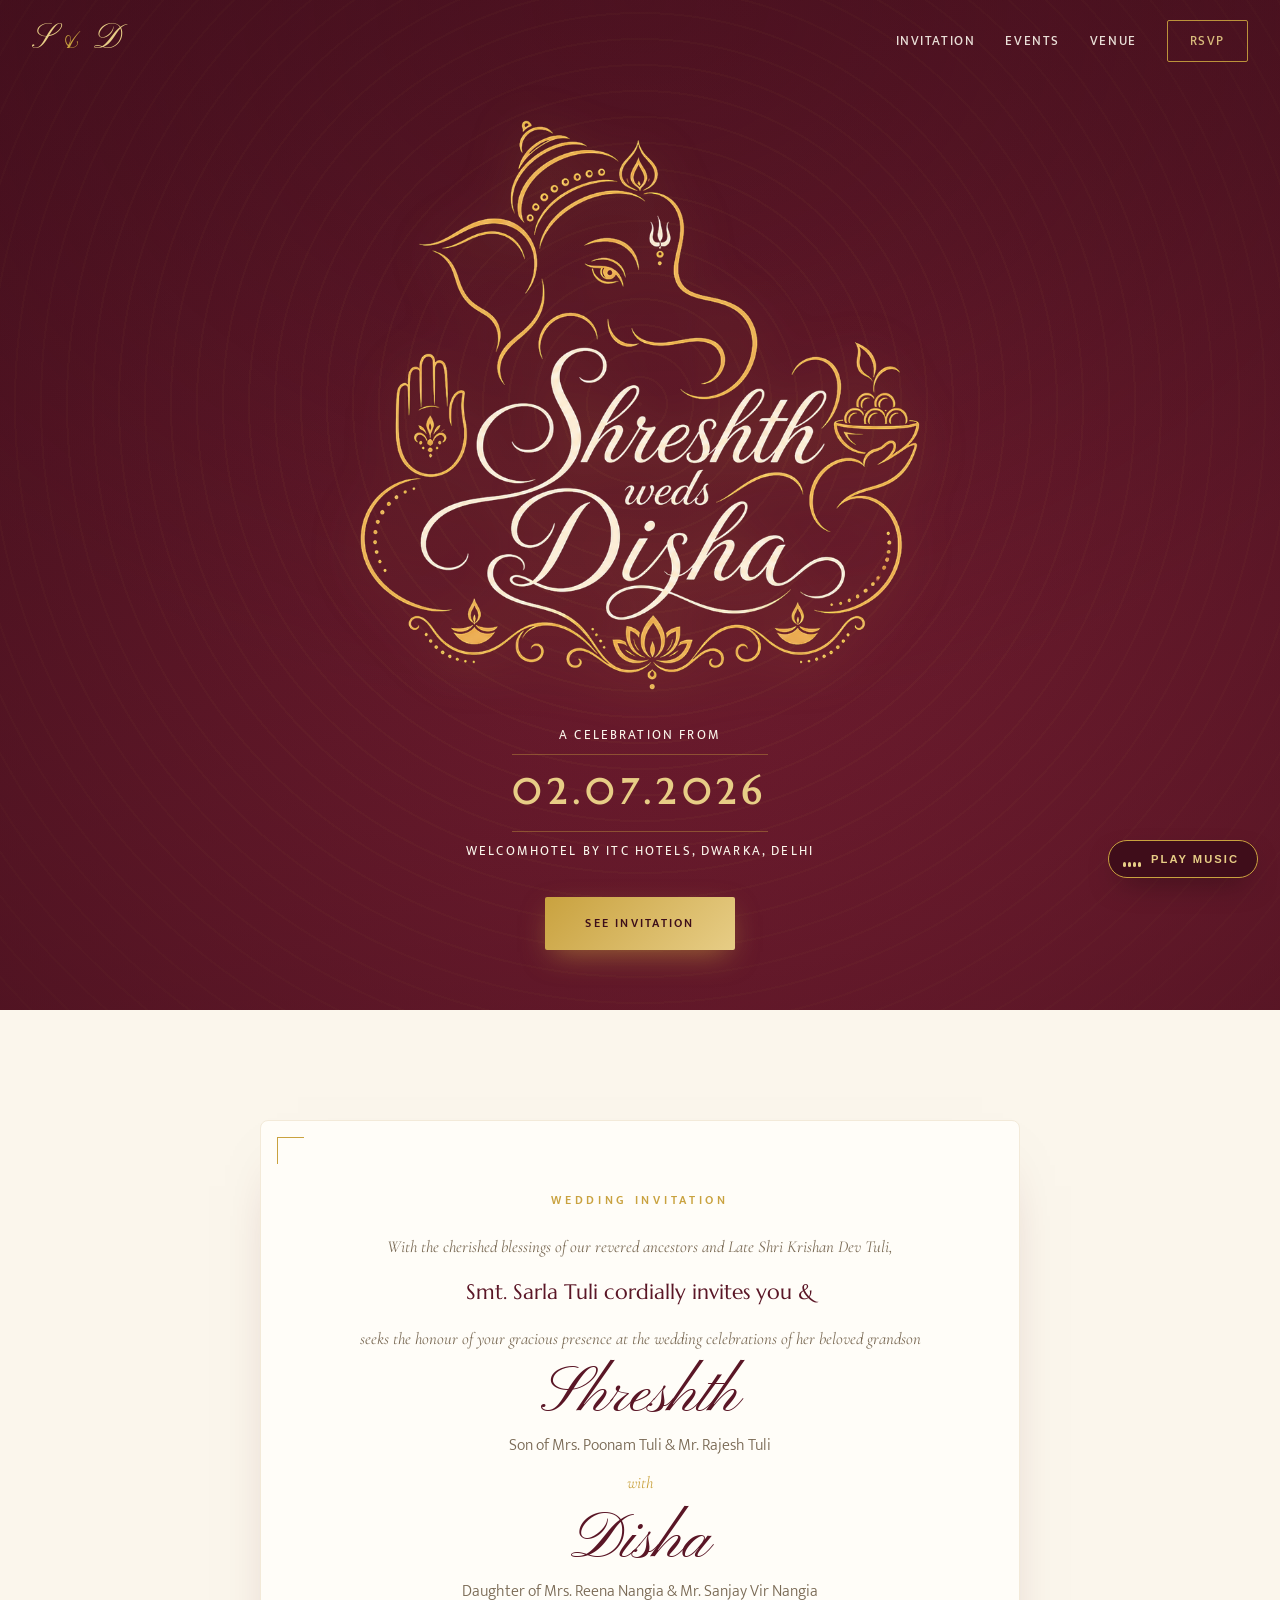
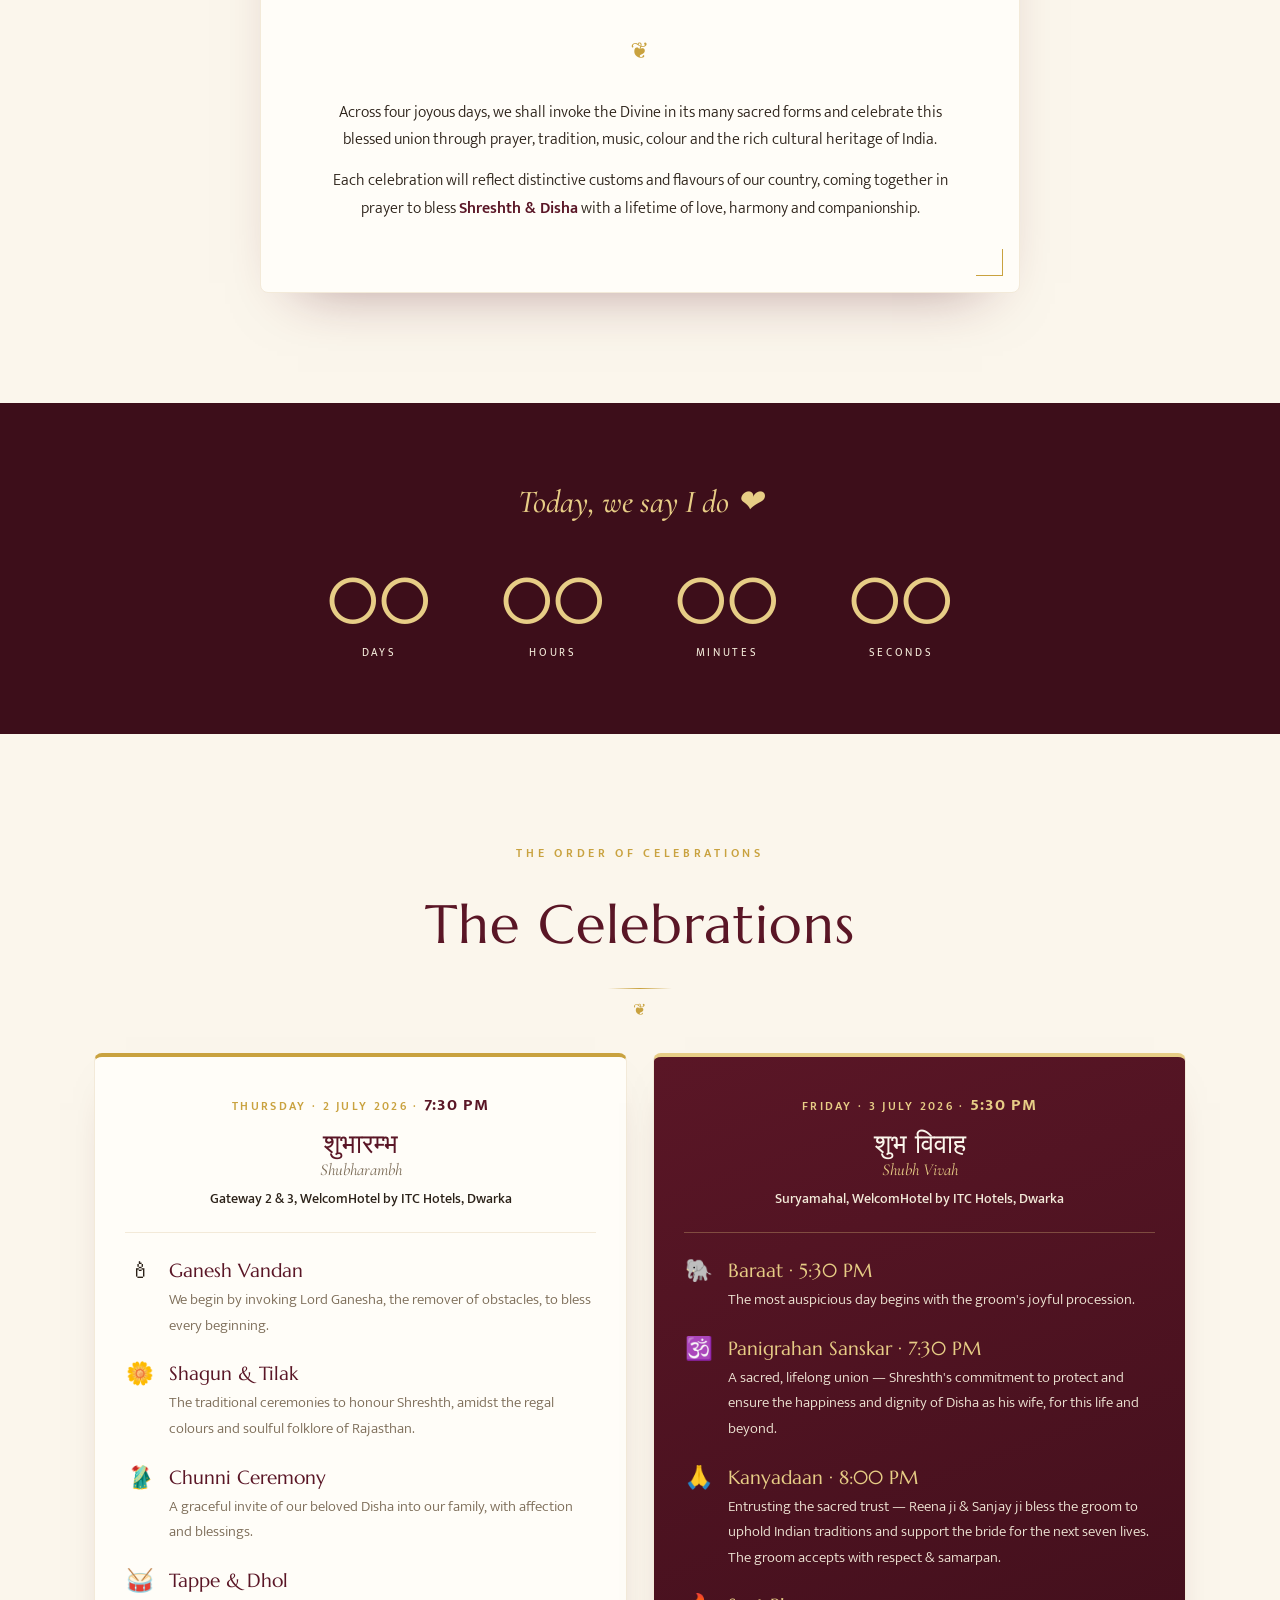
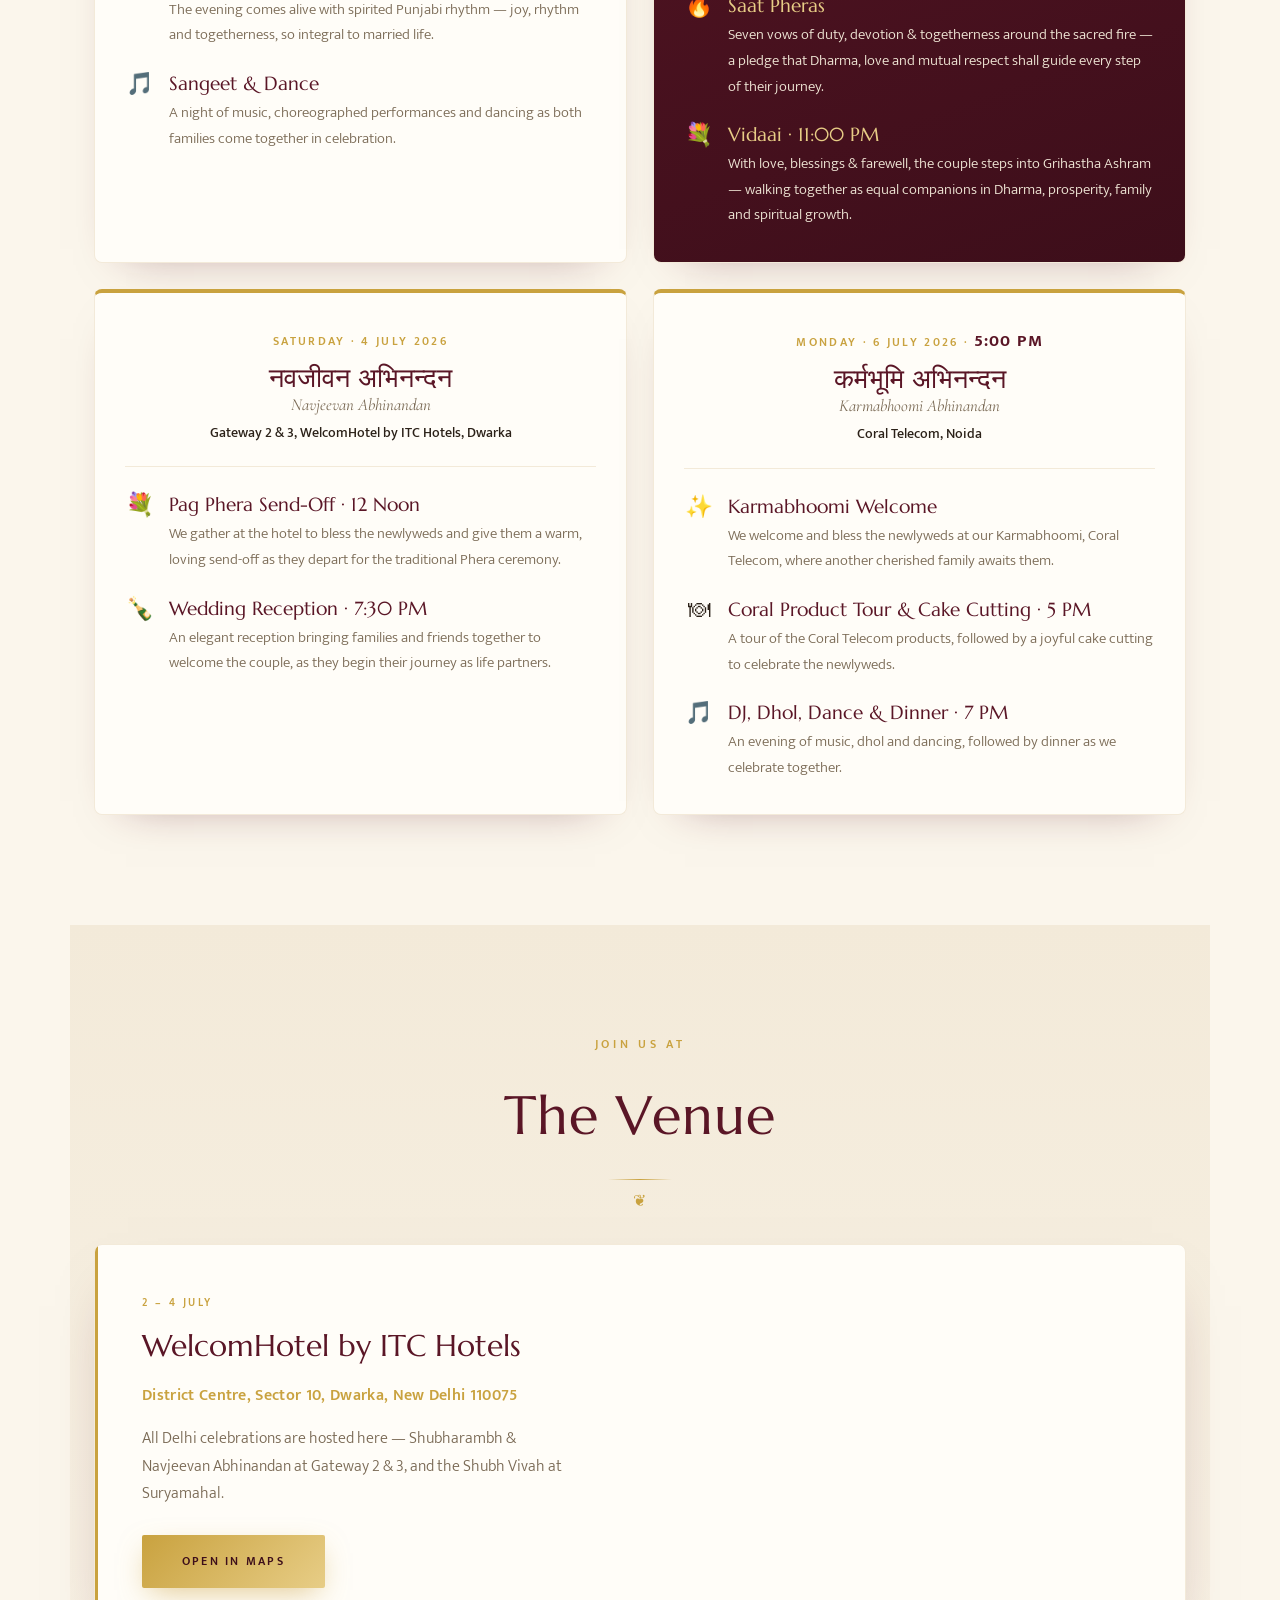
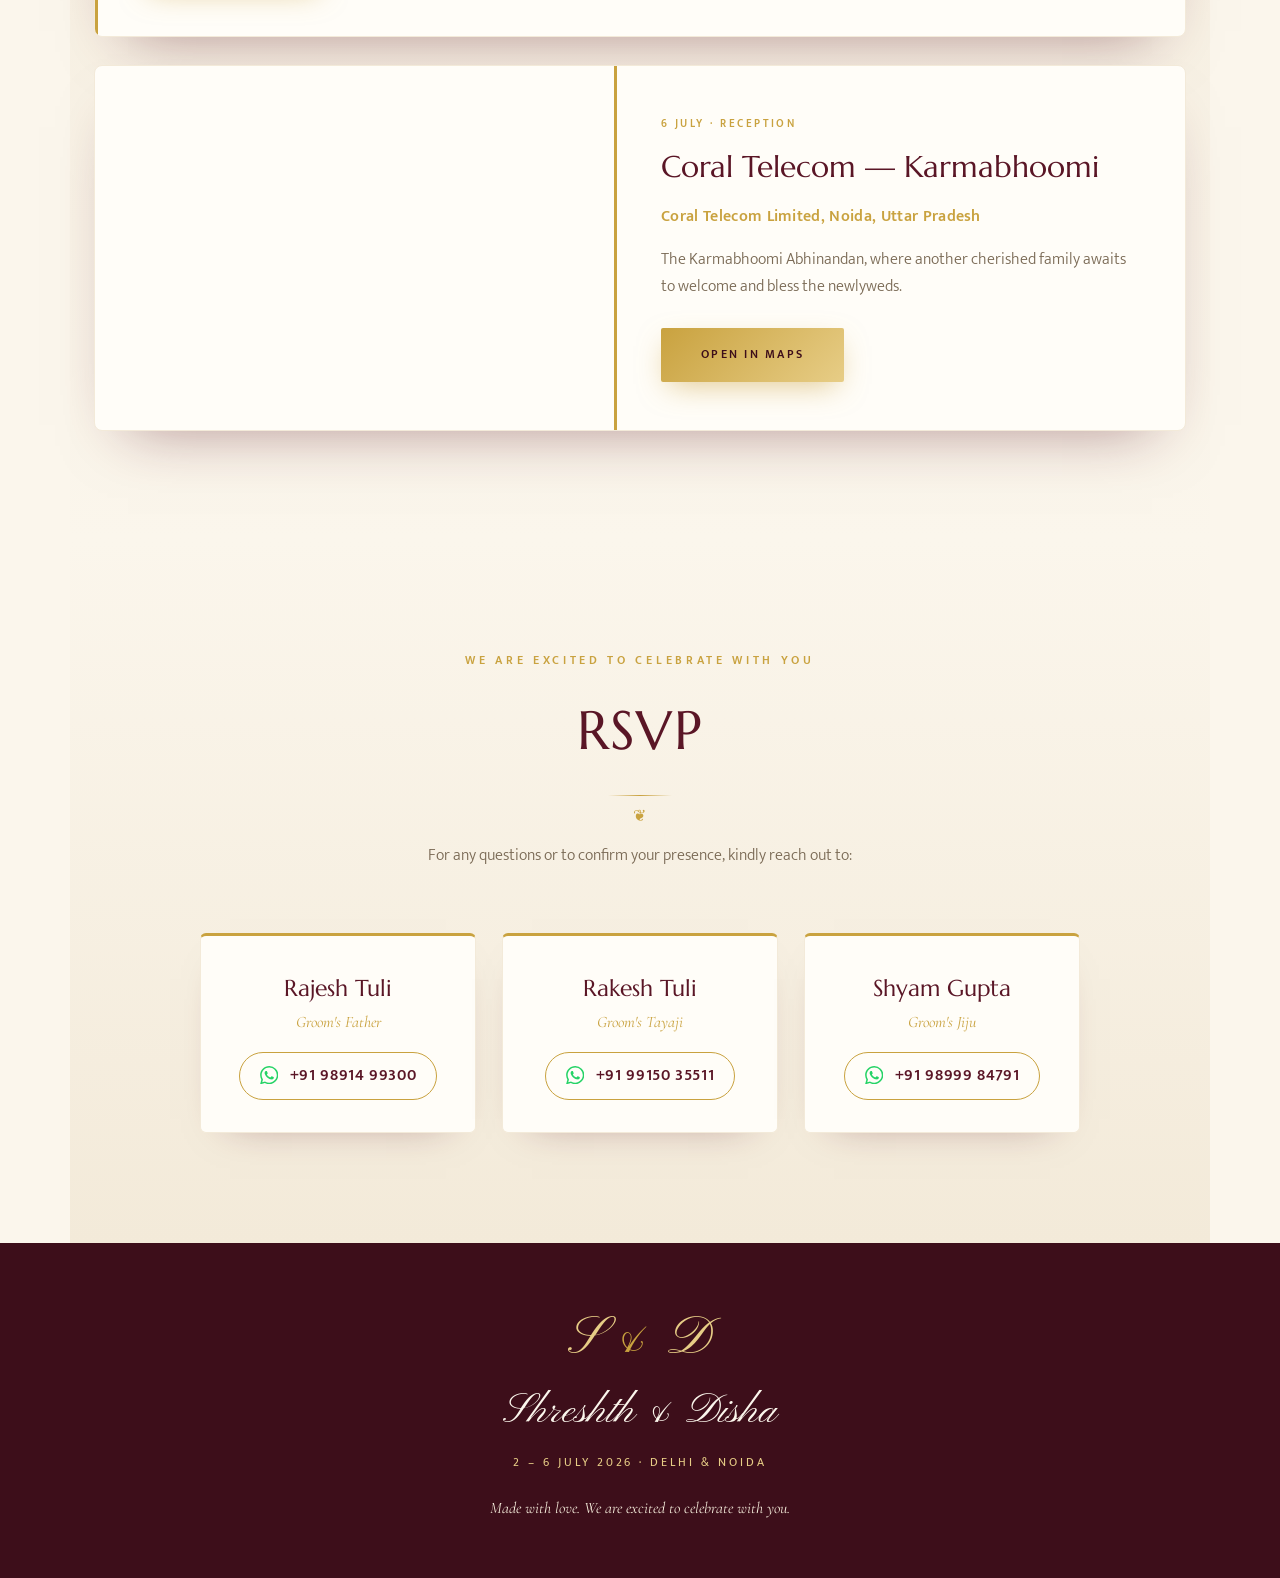
<file: wedding-invite/index.html>
<!DOCTYPE html>
<html lang="en">
<head>
  <meta charset="UTF-8" />
  <meta name="viewport" content="width=device-width, initial-scale=1.0" />
  <title>Shreshth & Disha are getting married</title>
  <meta name="description" content="With the blessings of our elders, join us for the wedding celebrations of Shreshth & Disha. 2–7 July 2026 · WelcomHotel by ITC Hotels, Dwarka, Delhi & Coral Telecom, Noida." />

  <!-- Open Graph -->
  <meta property="og:title" content="Shreshth & Disha are getting married" />
  <meta property="og:description" content="With the blessings of our elders, join us across our days of celebration. 2–7 July 2026 · Delhi & Noida." />
  <meta property="og:type" content="website" />
  <meta property="og:url" content="https://stuli.ai/wedding-invite/" />
  <meta property="og:image" content="https://stuli.ai/wedding-invite/assets/og-cover.jpg?v=2" />
  <meta property="og:image:width" content="1200" />
  <meta property="og:image:height" content="800" />
  <meta property="og:image:alt" content="Shreshth & Disha — Wedding Invitation, 02–07 July 2026" />

  <!-- Twitter -->
  <meta name="twitter:card" content="summary_large_image" />
  <meta name="twitter:title" content="Shreshth & Disha are getting married" />
  <meta name="twitter:description" content="Join us across our days of celebration. 2–7 July 2026 · Delhi & Noida." />
  <meta name="twitter:image" content="https://stuli.ai/wedding-invite/assets/og-cover.jpg?v=2" />

  <link rel="preconnect" href="https://fonts.googleapis.com" />
  <link rel="preconnect" href="https://fonts.gstatic.com" crossorigin />
  <link href="https://fonts.googleapis.com/css2?family=Cormorant+Garamond:ital,wght@0,400;0,500;0,600;1,400&family=Marcellus&family=Pinyon+Script&family=Mukta:wght@300;400;500;600&display=swap" rel="stylesheet" />
  <link rel="stylesheet" href="css/style.css" />
</head>
<body>

  <!-- ===== Background music (light Indian / shehnai) ===== -->
  <audio id="bgMusic" loop preload="none">
    <source src="https://archive.org/download/dni.ncaa.SPK-35-SP/SPK-35-SP_SIDE_A.mp3" type="audio/mpeg" />
  </audio>
  <button class="music-toggle" id="musicToggle" aria-label="Play wedding music" aria-pressed="false">
    <span class="music-toggle__bars" aria-hidden="true">
      <i></i><i></i><i></i><i></i>
    </span>
    <span class="music-toggle__label">Play music</span>
  </button>

  <!-- ===== Navigation ===== -->
  <header class="nav" id="nav">
    <a href="#home" class="nav__brand">S <span>&amp;</span> D</a>
    <nav class="nav__links" id="navLinks">
      <a href="#invite">Invitation</a>
      <a href="#events">Events</a>
      <a href="#venue">Venue</a>
      <a href="#rsvp" class="nav__cta">RSVP</a>
    </nav>
    <button class="nav__toggle" id="navToggle" aria-label="Toggle menu">
      <span></span><span></span><span></span>
    </button>
  </header>

  <!-- ===== Hero ===== -->
  <section class="hero" id="home">
    <div class="hero__bg"></div>
    <div class="hero__veil"></div>
    <div class="hero__inner reveal">
      <h1 class="hero__monogram">
        <img class="hero__art" src="assets/ganesha-calligraphy.png?v=3" alt="Shreshth weds Disha" width="540" height="549" />
      </h1>
      <div class="hero__date">
        <span>A celebration from</span>
        <strong>02.07.2026</strong>
        <span>WelcomHotel by ITC Hotels, Dwarka, Delhi</span>
      </div>
      <a href="#invite" class="btn btn--gold">See Invitation</a>
    </div>
  </section>

  <!-- ===== Invitation ===== -->
  <section class="section invite" id="invite">
    <div class="invite__card reveal">
      <p class="invite__kicker">Wedding Invitation</p>
      <p class="invite__bless">With the cherished blessings of our revered ancestors and Late Shri Krishan Dev Tuli,</p>
      <p class="invite__hosts">Smt. Sarla Tuli cordially invites you &amp;</p>
      <p class="invite__line">seeks the honour of your gracious presence at the wedding celebrations of her beloved grandson</p>
      <h3 class="invite__name">Shreshth</h3>
      <p class="invite__parents">Son of Mrs. Poonam Tuli &amp; Mr. Rajesh Tuli</p>
      <p class="invite__with">with</p>
      <h3 class="invite__name">Disha</h3>
      <p class="invite__parents">Daughter of Mrs. Reena Nangia &amp; Mr. Sanjay Vir Nangia</p>
      <span class="invite__divider">&#10086;</span>
      <p class="invite__body">Across four joyous days, we shall invoke the Divine in its many sacred forms and celebrate this blessed union through prayer, tradition, music, colour and the rich cultural heritage of India.</p>
      <p class="invite__body">Each celebration will reflect distinctive customs and flavours of our country, coming together in prayer to bless <strong>Shreshth &amp; Disha</strong> with a lifetime of love, harmony and companionship.</p>
    </div>
  </section>

  <!-- ===== Countdown ===== -->
  <section class="count" id="countdown">
    <h2 class="count__title">Counting down to forever</h2>
    <div class="count__grid" id="countdownGrid">
      <div class="count__cell"><span id="cd-days">00</span><label>Days</label></div>
      <div class="count__cell"><span id="cd-hours">00</span><label>Hours</label></div>
      <div class="count__cell"><span id="cd-mins">00</span><label>Minutes</label></div>
      <div class="count__cell"><span id="cd-secs">00</span><label>Seconds</label></div>
    </div>
  </section>

  <!-- ===== Events / Ceremonies ===== -->
  <section class="section events" id="events">
    <div class="section__head reveal">
      <p class="kicker">The order of celebrations</p>
      <h2 class="heading">The Celebrations</h2>
    </div>
    <div class="schedule">

      <!-- Day 1 -->
      <article class="day reveal">
        <div class="day__head">
          <span class="day__date">Thursday · 2 July 2026 · <span class="day__time">7:30 PM</span></span>
          <h3 class="day__title">शुभारम्भ <em>Shubharambh</em></h3>
          <p class="day__meta"><span class="day__hall">Gateway 2 &amp; 3</span><span class="day__place">WelcomHotel by ITC Hotels, Dwarka</span></p>
        </div>
        <ul class="ceremony-list">
          <li class="ceremony">
            <span class="ceremony__icon">&#128367;</span>
            <div>
              <h4>Ganesh Vandan</h4>
              <p>We begin by invoking Lord Ganesha, the remover of obstacles, to bless every beginning.</p>
            </div>
          </li>
          <li class="ceremony">
            <span class="ceremony__icon">&#127804;</span>
            <div>
              <h4>Shagun &amp; Tilak</h4>
              <p>The traditional ceremonies to honour Shreshth, amidst the regal colours and soulful folklore of Rajasthan.</p>
            </div>
          </li>
          <li class="ceremony">
            <span class="ceremony__icon">&#129403;</span>
            <div>
              <h4>Chunni Ceremony</h4>
              <p>A graceful invite of our beloved Disha into our family, with affection and blessings.</p>
            </div>
          </li>
          <li class="ceremony">
            <span class="ceremony__icon">&#129345;</span>
            <div>
              <h4>Tappe &amp; Dhol</h4>
              <p>The evening comes alive with spirited Punjabi rhythm — joy, rhythm and togetherness, so integral to married life.</p>
            </div>
          </li>
          <li class="ceremony">
            <span class="ceremony__icon">&#127925;</span>
            <div>
              <h4>Sangeet &amp; Dance</h4>
              <p>A night of music, choreographed performances and dancing as both families come together in celebration.</p>
            </div>
          </li>
        </ul>
      </article>

      <!-- Day 2 — the wedding -->
      <article class="day day--main reveal">
        <div class="day__head">
          <span class="day__date">Friday · 3 July 2026 · <span class="day__time">5:30 PM</span></span>
          <h3 class="day__title">शुभ विवाह <em>Shubh Vivah</em></h3>
          <p class="day__meta"><span class="day__hall">Suryamahal</span><span class="day__place">WelcomHotel by ITC Hotels, Dwarka</span></p>
        </div>
        <ul class="ceremony-list">
          <li class="ceremony">
            <span class="ceremony__icon">&#128024;</span>
            <div>
              <h4>Baraat · 5:30 PM</h4>
              <p>The most auspicious day begins with the groom's joyful procession.</p>
            </div>
          </li>
          <li class="ceremony">
            <span class="ceremony__icon">&#128329;&#65039;</span>
            <div>
              <h4>Panigrahan Sanskar · 7:30 PM</h4>
              <p>A sacred, lifelong union — Shreshth's commitment to protect and ensure the happiness and dignity of Disha as his wife, for this life and beyond.</p>
            </div>
          </li>
          <li class="ceremony">
            <span class="ceremony__icon">&#128591;</span>
            <div>
              <h4>Kanyadaan · 8:00 PM</h4>
              <p>Entrusting the sacred trust — Reena ji &amp; Sanjay ji bless the groom to uphold Indian traditions and support the bride for the next seven lives. The groom accepts with respect &amp; samarpan.</p>
            </div>
          </li>
          <li class="ceremony">
            <span class="ceremony__icon">&#128293;</span>
            <div>
              <h4>Saat Pheras</h4>
              <p>Seven vows of duty, devotion &amp; togetherness around the sacred fire — a pledge that Dharma, love and mutual respect shall guide every step of their journey.</p>
            </div>
          </li>
          <li class="ceremony">
            <span class="ceremony__icon">&#128144;</span>
            <div>
              <h4>Vidaai · 11:00 PM</h4>
              <p>With love, blessings &amp; farewell, the couple steps into Grihastha Ashram — walking together as equal companions in Dharma, prosperity, family and spiritual growth.</p>
            </div>
          </li>
        </ul>
      </article>

      <!-- Day 3 -->
      <article class="day reveal">
        <div class="day__head">
          <span class="day__date">Saturday · 4 July 2026</span>
          <h3 class="day__title">नवजीवन अभिनन्दन <em>Navjeevan Abhinandan</em></h3>
          <p class="day__meta"><span class="day__hall">Gateway 2 &amp; 3</span><span class="day__place">WelcomHotel by ITC Hotels, Dwarka</span></p>
        </div>
        <ul class="ceremony-list">
          <li class="ceremony">
            <span class="ceremony__icon">&#128144;</span>
            <div>
              <h4>Pag Phera Send-Off · 12 Noon</h4>
              <p>We gather at the hotel to bless the newlyweds and give them a warm, loving send-off as they depart for the traditional Phera ceremony.</p>
            </div>
          </li>
          <li class="ceremony">
            <span class="ceremony__icon">&#127870;</span>
            <div>
              <h4>Wedding Reception · 7:30 PM</h4>
              <p>An elegant reception bringing families and friends together to welcome the couple, as they begin their journey as life partners.</p>
            </div>
          </li>
        </ul>
      </article>

      <!-- Day 4 -->
      <article class="day reveal">
        <div class="day__head">
          <span class="day__date">Monday · 6 July 2026 · <span class="day__time">5:00 PM</span></span>
          <h3 class="day__title">कर्मभूमि अभिनन्दन <em>Karmabhoomi Abhinandan</em></h3>
          <p class="day__meta"><span class="day__hall">Coral Telecom</span><span class="day__place">Noida</span></p>
        </div>
        <ul class="ceremony-list">
          <li class="ceremony">
            <span class="ceremony__icon">&#10024;</span>
            <div>
              <h4>Karmabhoomi Welcome</h4>
              <p>We welcome and bless the newlyweds at our Karmabhoomi, Coral Telecom, where another cherished family awaits them.</p>
            </div>
          </li>
          <li class="ceremony">
            <span class="ceremony__icon">&#127869;</span>
            <div>
              <h4>Coral Product Tour &amp; Cake Cutting · 5 PM</h4>
              <p>A tour of the Coral Telecom products, followed by a joyful cake cutting to celebrate the newlyweds.</p>
            </div>
          </li>
          <li class="ceremony">
            <span class="ceremony__icon">&#127925;</span>
            <div>
              <h4>DJ, Dhol, Dance &amp; Dinner · 7 PM</h4>
              <p>An evening of music, dhol and dancing, followed by dinner as we celebrate together.</p>
            </div>
          </li>
        </ul>
      </article>

    </div>
  </section>

  <!-- ===== Venue ===== -->
  <section class="section venue" id="venue">
    <div class="section__head reveal">
      <p class="kicker">Join us at</p>
      <h2 class="heading">The Venue</h2>
    </div>
    <div class="venue__card reveal">
      <div class="venue__info">
        <p class="venue__tag">2 – 4 July</p>
        <h3 class="venue__name">WelcomHotel by ITC Hotels</h3>
        <p class="venue__addr">District Centre, Sector&nbsp;10, Dwarka, New Delhi 110075</p>
        <p class="venue__note">All Delhi celebrations are hosted here — Shubharambh &amp; Navjeevan Abhinandan at Gateway 2 &amp; 3, and the Shubh Vivah at Suryamahal.</p>
        <a class="btn btn--gold" target="_blank" rel="noopener"
           href="https://www.google.com/maps/search/?api=1&query=WelcomHotel+by+ITC+Hotels+Dwarka+New+Delhi">
          Open in Maps
        </a>
      </div>
      <iframe
        class="venue__map"
        title="WelcomHotel by ITC Hotels, Dwarka location map"
        loading="lazy"
        referrerpolicy="no-referrer-when-downgrade"
        src="https://www.google.com/maps?q=WelcomHotel%20by%20ITC%20Hotels%20Dwarka%20New%20Delhi&output=embed">
      </iframe>
    </div>

    <div class="venue__card reveal">
      <iframe
        class="venue__map"
        title="Coral Telecom, Noida location map"
        loading="lazy"
        referrerpolicy="no-referrer-when-downgrade"
        src="https://www.google.com/maps?q=Coral%20Telecom%20Limited%20Noida&output=embed">
      </iframe>
      <div class="venue__info">
        <p class="venue__tag">6 July · Reception</p>
        <h3 class="venue__name">Coral Telecom — Karmabhoomi</h3>
        <p class="venue__addr">Coral Telecom Limited, Noida, Uttar Pradesh</p>
        <p class="venue__note">The Karmabhoomi Abhinandan, where another cherished family awaits to welcome and bless the newlyweds.</p>
        <a class="btn btn--gold" target="_blank" rel="noopener"
           href="https://www.google.com/maps/search/?api=1&query=Coral+Telecom+Limited+Noida">
          Open in Maps
        </a>
      </div>
    </div>
  </section>

  <!-- ===== RSVP ===== -->
  <section class="section rsvp" id="rsvp">
    <div class="section__head reveal">
      <p class="kicker">We are excited to celebrate with you</p>
      <h2 class="heading">RSVP</h2>
      <p class="rsvp__intro">For any questions or to confirm your presence, kindly reach out to:</p>
    </div>
    <div class="rsvp__contacts">
      <article class="rsvp-card reveal">
        <h3 class="rsvp-card__name">Rajesh Tuli</h3>
        <p class="rsvp-card__rel">Groom's Father</p>
        <a class="rsvp-card__phone" target="_blank" rel="noopener" href="https://wa.me/919891499300?text=It%20will%20be%20my%20pleasure%20to%20attend%20Shreshth%20and%20Disha%27s%20wedding%20on%202-6%20July."><svg class="wa-icon" viewBox="0 0 24 24" aria-hidden="true"><path d="M17.472 14.382c-.297-.149-1.758-.867-2.03-.967-.273-.099-.471-.148-.67.15-.197.297-.767.966-.94 1.164-.173.199-.347.223-.644.075-.297-.149-1.255-.463-2.39-1.475-.883-.788-1.48-1.761-1.653-2.059-.173-.297-.018-.458.13-.606.134-.133.298-.347.446-.52.149-.174.198-.298.298-.497.099-.198.05-.371-.025-.52-.075-.149-.669-1.612-.916-2.207-.242-.579-.487-.5-.669-.51-.173-.008-.371-.01-.57-.01-.198 0-.52.074-.792.372-.272.297-1.04 1.016-1.04 2.479 0 1.462 1.065 2.875 1.213 3.074.149.198 2.096 3.2 5.077 4.487.709.306 1.262.489 1.694.625.712.227 1.36.195 1.871.118.571-.085 1.758-.719 2.006-1.413.248-.694.248-1.289.173-1.413-.074-.124-.272-.198-.57-.347m-5.421 7.403h-.004a9.87 9.87 0 01-5.031-1.378l-.361-.214-3.741.982.998-3.648-.235-.374a9.86 9.86 0 01-1.51-5.26c.001-5.45 4.436-9.884 9.888-9.884 2.64 0 5.122 1.03 6.988 2.898a9.825 9.825 0 012.893 6.994c-.003 5.45-4.437 9.884-9.885 9.884m8.413-18.297A11.815 11.815 0 0012.05 0C5.495 0 .16 5.335.157 11.892c0 2.096.547 4.142 1.588 5.945L.057 24l6.305-1.654a11.882 11.882 0 005.683 1.448h.005c6.554 0 11.89-5.335 11.893-11.893A11.821 11.821 0 0020.465 3.488z"/></svg> +91 98914 99300</a>
      </article>
      <article class="rsvp-card reveal">
        <h3 class="rsvp-card__name">Rakesh Tuli</h3>
        <p class="rsvp-card__rel">Groom's Tayaji</p>
        <a class="rsvp-card__phone" target="_blank" rel="noopener" href="https://wa.me/919915035511?text=It%20will%20be%20my%20pleasure%20to%20attend%20Shreshth%20and%20Disha%27s%20wedding%20on%202-6%20July."><svg class="wa-icon" viewBox="0 0 24 24" aria-hidden="true"><path d="M17.472 14.382c-.297-.149-1.758-.867-2.03-.967-.273-.099-.471-.148-.67.15-.197.297-.767.966-.94 1.164-.173.199-.347.223-.644.075-.297-.149-1.255-.463-2.39-1.475-.883-.788-1.48-1.761-1.653-2.059-.173-.297-.018-.458.13-.606.134-.133.298-.347.446-.52.149-.174.198-.298.298-.497.099-.198.05-.371-.025-.52-.075-.149-.669-1.612-.916-2.207-.242-.579-.487-.5-.669-.51-.173-.008-.371-.01-.57-.01-.198 0-.52.074-.792.372-.272.297-1.04 1.016-1.04 2.479 0 1.462 1.065 2.875 1.213 3.074.149.198 2.096 3.2 5.077 4.487.709.306 1.262.489 1.694.625.712.227 1.36.195 1.871.118.571-.085 1.758-.719 2.006-1.413.248-.694.248-1.289.173-1.413-.074-.124-.272-.198-.57-.347m-5.421 7.403h-.004a9.87 9.87 0 01-5.031-1.378l-.361-.214-3.741.982.998-3.648-.235-.374a9.86 9.86 0 01-1.51-5.26c.001-5.45 4.436-9.884 9.888-9.884 2.64 0 5.122 1.03 6.988 2.898a9.825 9.825 0 012.893 6.994c-.003 5.45-4.437 9.884-9.885 9.884m8.413-18.297A11.815 11.815 0 0012.05 0C5.495 0 .16 5.335.157 11.892c0 2.096.547 4.142 1.588 5.945L.057 24l6.305-1.654a11.882 11.882 0 005.683 1.448h.005c6.554 0 11.89-5.335 11.893-11.893A11.821 11.821 0 0020.465 3.488z"/></svg> +91 99150 35511</a>
      </article>
      <article class="rsvp-card reveal">
        <h3 class="rsvp-card__name">Shyam Gupta</h3>
        <p class="rsvp-card__rel">Groom's Jiju</p>
        <a class="rsvp-card__phone" target="_blank" rel="noopener" href="https://wa.me/919899984791?text=It%20will%20be%20my%20pleasure%20to%20attend%20Shreshth%20and%20Disha%27s%20wedding%20on%202-6%20July."><svg class="wa-icon" viewBox="0 0 24 24" aria-hidden="true"><path d="M17.472 14.382c-.297-.149-1.758-.867-2.03-.967-.273-.099-.471-.148-.67.15-.197.297-.767.966-.94 1.164-.173.199-.347.223-.644.075-.297-.149-1.255-.463-2.39-1.475-.883-.788-1.48-1.761-1.653-2.059-.173-.297-.018-.458.13-.606.134-.133.298-.347.446-.52.149-.174.198-.298.298-.497.099-.198.05-.371-.025-.52-.075-.149-.669-1.612-.916-2.207-.242-.579-.487-.5-.669-.51-.173-.008-.371-.01-.57-.01-.198 0-.52.074-.792.372-.272.297-1.04 1.016-1.04 2.479 0 1.462 1.065 2.875 1.213 3.074.149.198 2.096 3.2 5.077 4.487.709.306 1.262.489 1.694.625.712.227 1.36.195 1.871.118.571-.085 1.758-.719 2.006-1.413.248-.694.248-1.289.173-1.413-.074-.124-.272-.198-.57-.347m-5.421 7.403h-.004a9.87 9.87 0 01-5.031-1.378l-.361-.214-3.741.982.998-3.648-.235-.374a9.86 9.86 0 01-1.51-5.26c.001-5.45 4.436-9.884 9.888-9.884 2.64 0 5.122 1.03 6.988 2.898a9.825 9.825 0 012.893 6.994c-.003 5.45-4.437 9.884-9.885 9.884m8.413-18.297A11.815 11.815 0 0012.05 0C5.495 0 .16 5.335.157 11.892c0 2.096.547 4.142 1.588 5.945L.057 24l6.305-1.654a11.882 11.882 0 005.683 1.448h.005c6.554 0 11.89-5.335 11.893-11.893A11.821 11.821 0 0020.465 3.488z"/></svg> +91 98999 84791</a>
      </article>
    </div>
  </section>

  <!-- ===== Footer ===== -->
  <footer class="footer">
    <div class="footer__mono">S <span>&amp;</span> D</div>
    <p class="footer__names">Shreshth &amp; Disha</p>
    <p class="footer__tag">2 – 6 July 2026 · Delhi &amp; Noida</p>
    <p class="footer__thanks">Made with love. We are excited to celebrate with you.</p>
  </footer>

  <script src="js/script.js"></script>
</body>
</html>
</file>
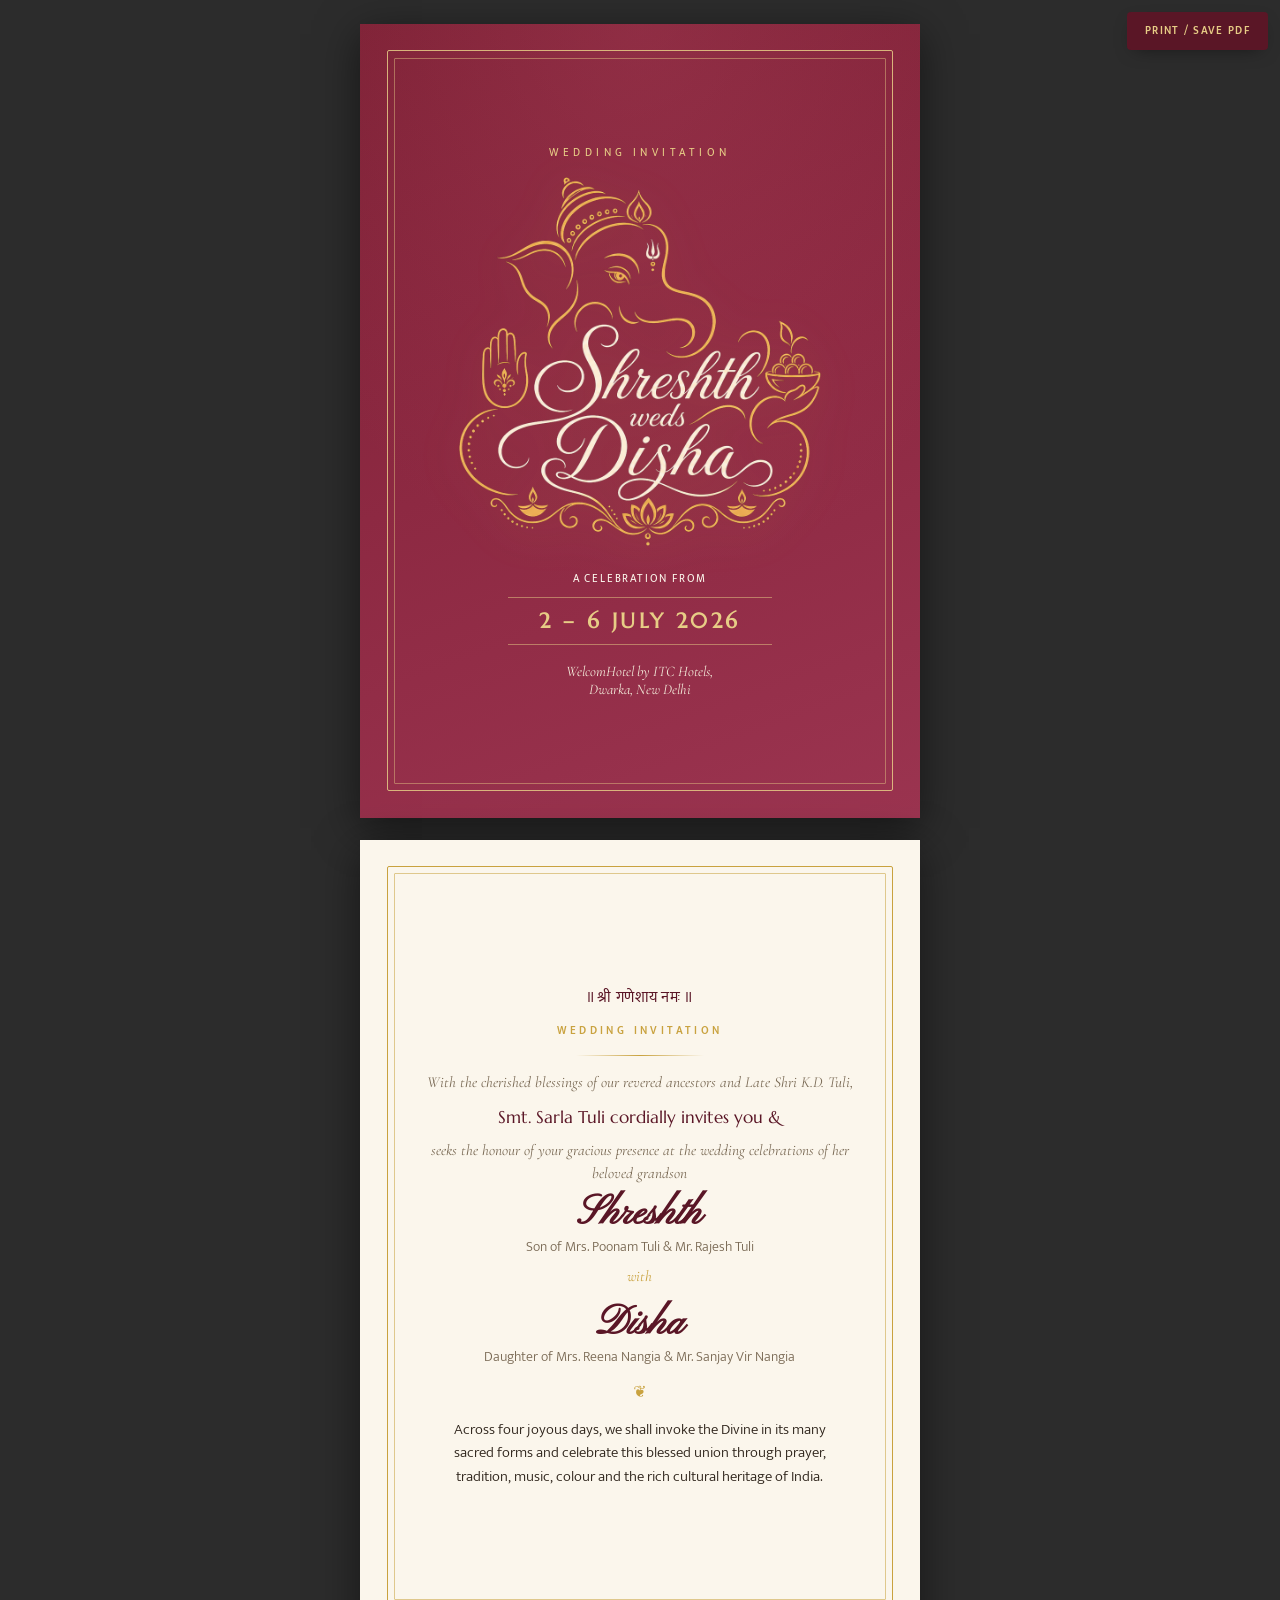
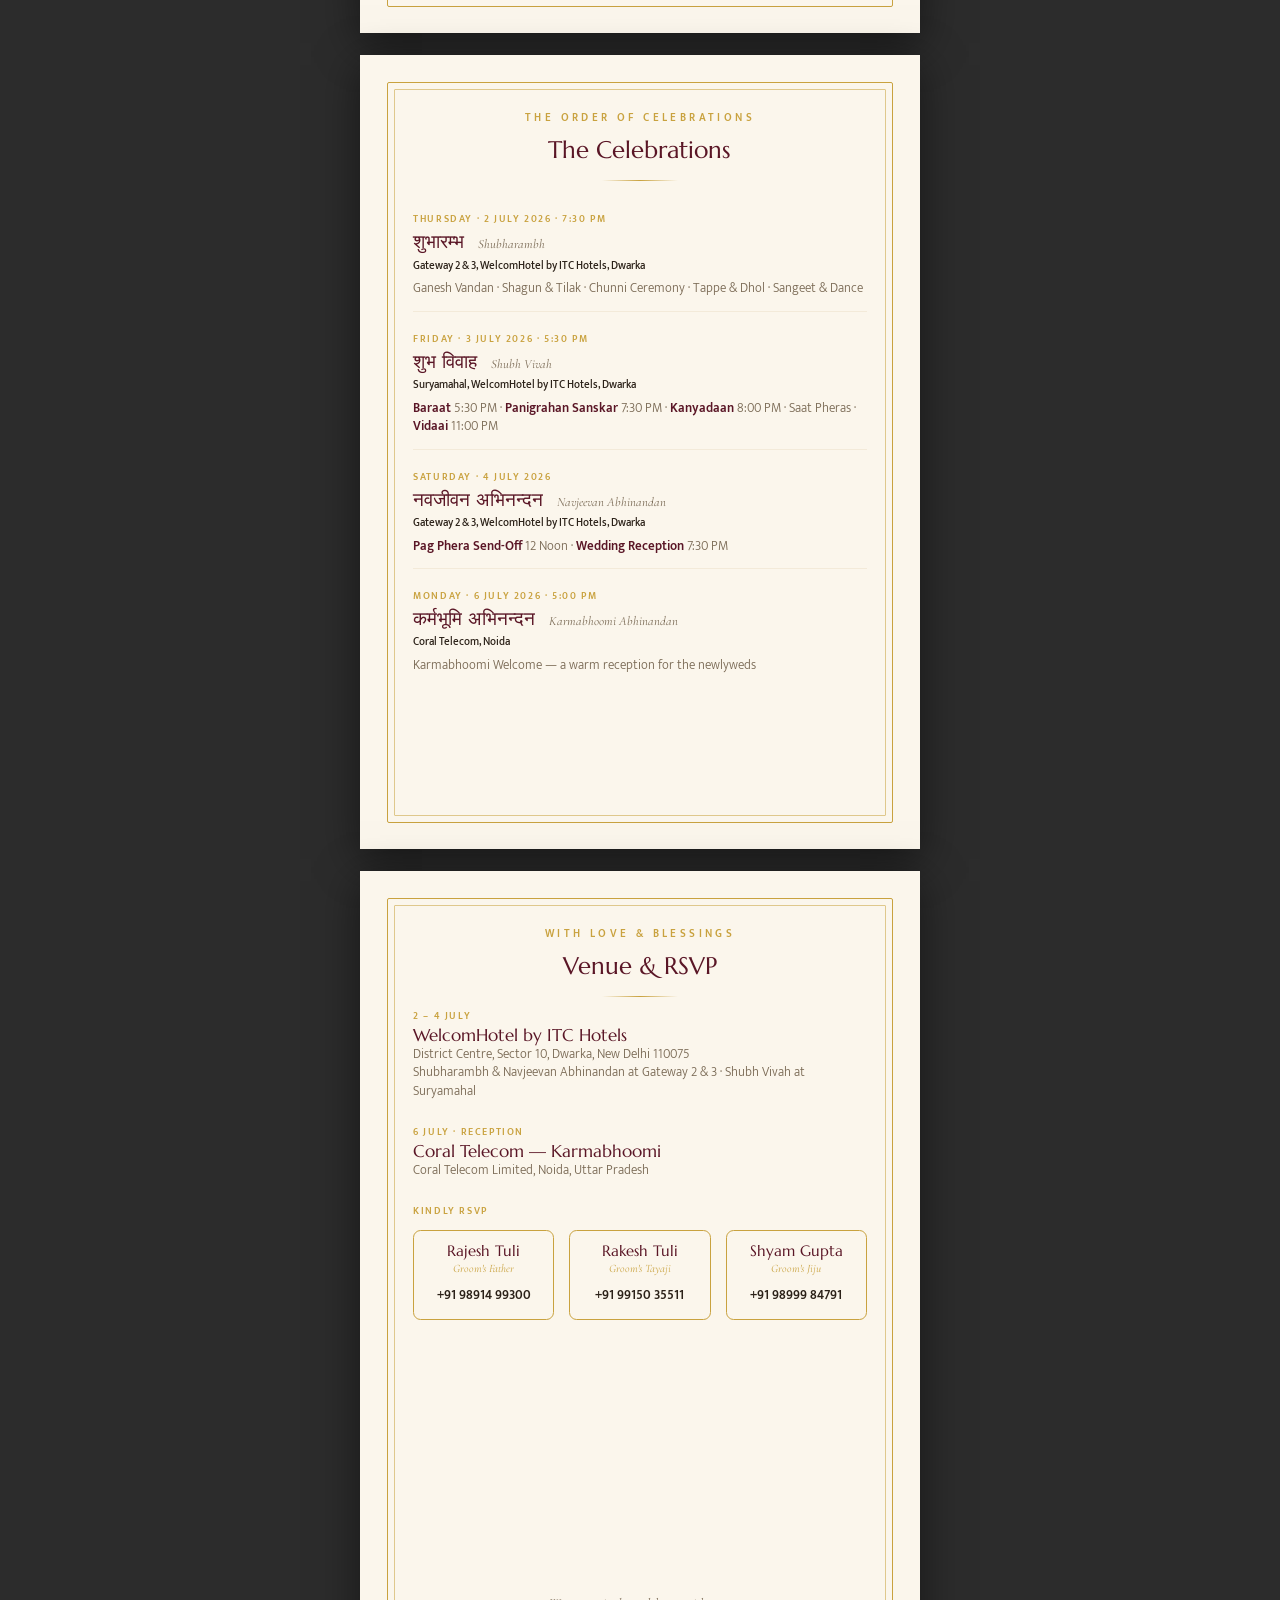
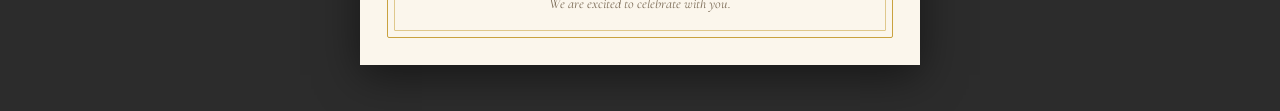
<file: wedding-invite/card.html>
<!DOCTYPE html>
<html lang="en">
<head>
  <meta charset="UTF-8" />
  <meta name="viewport" content="width=device-width, initial-scale=1.0" />
  <title>Shreshth weds Disha — Printable Invitation (A5, Bright)</title>
  <link rel="preconnect" href="https://fonts.googleapis.com" />
  <link rel="preconnect" href="https://fonts.gstatic.com" crossorigin />
  <link href="https://fonts.googleapis.com/css2?family=Cormorant+Garamond:ital,wght@0,400;0,500;0,600;1,400&family=Marcellus&family=Pinyon+Script&family=Mukta:wght@300;400;500;600&display=swap" rel="stylesheet" />
  <style>
    :root {
      --maroon: #5a1626;
      --maroon-deep: #3d0e1a;
      --gold: #c9a23f;
      --gold-light: #e7cd86;
      --ivory: #fbf6ec;
      --ivory-2: #f3ead9;
      --ink: #2b2118;
      --muted: #7a6a55;
      --serif: "Cormorant Garamond", Georgia, serif;
      --display: "Marcellus", serif;
      --script: "Pinyon Script", cursive;
      --body: "Mukta", system-ui, sans-serif;
    }

    * { box-sizing: border-box; margin: 0; padding: 0; }

    html, body {
      font-family: var(--body);
      color: var(--ink);
      -webkit-print-color-adjust: exact;
      print-color-adjust: exact;
    }

    /* ---- A5 pages ---- */
    @page { size: A5; margin: 0; }

    .page {
      width: 148mm;
      height: 210mm;
      position: relative;
      overflow: hidden;
      page-break-after: always;
      break-after: page;
      background: var(--ivory);
    }
    .page:last-child { page-break-after: auto; break-after: auto; }

    /* Ornamental gold frame */
    .frame {
      position: absolute;
      inset: 7mm;
      border: 1.4px solid var(--gold);
      border-radius: 2px;
      pointer-events: none;
    }
    .frame::after {
      content: "";
      position: absolute;
      inset: 1.6mm;
      border: 0.6px solid rgba(201, 162, 63, 0.55);
      border-radius: 1px;
    }

    .content {
      position: absolute;
      inset: 14mm;
      display: flex;
      flex-direction: column;
      text-align: center;
    }
    .content--center { justify-content: center; align-items: center; }

    .kicker {
      text-transform: uppercase;
      letter-spacing: 0.3em;
      font-size: 8.5pt;
      font-weight: 600;
      color: var(--gold);
    }
    .ganesha-line {
      font-size: 11pt;
      color: var(--maroon);
      margin-bottom: 3mm;
      letter-spacing: 0.04em;
    }
    .title {
      font-family: var(--display);
      color: var(--maroon);
      font-weight: 400;
      font-size: 22pt;
      margin: 2mm 0;
    }
    .rule {
      width: 34mm; height: 1px;
      background: linear-gradient(90deg, transparent, var(--gold), transparent);
      margin: 4mm auto;
    }
    .rule--sm { width: 20mm; margin: 3mm auto; }
    .flourish { color: var(--gold); font-size: 12pt; margin: 3mm 0; }

    /* ---------- Page 1 — Cover (brighter maroon) ---------- */
    .cover {
      background:
        radial-gradient(120% 120% at 50% 0%, rgba(180, 72, 98, 0.30), transparent 60%),
        linear-gradient(160deg, #7c2034 0%, #8d2942 50%, #9b3450 100%);
      color: var(--ivory);
    }
    .cover .frame { border-color: rgba(231, 205, 134, 0.85); }
    .cover .frame::after { border-color: rgba(231, 205, 134, 0.45); }
    .cover__kicker {
      text-transform: uppercase;
      letter-spacing: 0.42em;
      font-size: 8pt;
      color: var(--gold-light);
      margin-bottom: 4mm;
    }
    .cover__art {
      width: 96mm;
      max-width: 100%;
      height: auto;
      margin: 0 auto;
      filter: drop-shadow(0 2mm 6mm rgba(201, 162, 63, 0.22));
    }
    .cover__date {
      margin-top: 6mm;
      letter-spacing: 0.16em;
      text-transform: uppercase;
      font-size: 8.5pt;
      color: var(--ivory);
    }
    .cover__date strong {
      display: block;
      font-family: var(--display);
      font-size: 16pt;
      letter-spacing: 0.16em;
      color: var(--gold-light);
      padding: 2.5mm 0;
      margin: 2.5mm auto;
      border-top: 0.8px solid rgba(231, 205, 134, 0.5);
      border-bottom: 0.8px solid rgba(231, 205, 134, 0.5);
      width: 70mm;
    }
    .cover__venue {
      font-family: var(--serif);
      font-style: italic;
      font-size: 11pt;
      color: var(--ivory-2);
      margin-top: 2mm;
    }

    /* ---------- Page 2 — Invitation ---------- */
    .inv__bless, .inv__line, .inv__with {
      font-family: var(--serif);
      font-style: italic;
      color: var(--muted);
      font-size: 11.5pt;
      line-height: 1.5;
    }
    .inv__with { color: var(--gold); margin: 2mm 0; }
    .inv__hosts {
      font-family: var(--display);
      color: var(--maroon);
      font-size: 13pt;
      margin: 3mm 0;
    }
    .inv__name {
      font-family: var(--script);
      font-size: 30pt;
      line-height: 1.05;
      color: var(--maroon);
      margin-top: 2mm;
    }
    .inv__parents { color: var(--muted); font-weight: 300; font-size: 10.5pt; }
    .inv__body {
      color: var(--ink);
      font-weight: 300;
      font-size: 11pt;
      line-height: 1.6;
      max-width: 108mm;
      margin: 0 auto;
    }

    /* ---------- Page 3 — Events ---------- */
    .day {
      text-align: left;
      padding: 3.2mm 0;
      border-bottom: 0.6px solid var(--ivory-2);
    }
    .day:last-child { border-bottom: none; }
    .day__date {
      text-transform: uppercase;
      letter-spacing: 0.16em;
      font-size: 7.5pt;
      font-weight: 600;
      color: var(--gold);
    }
    .day__title {
      font-family: var(--display);
      color: var(--maroon);
      font-weight: 400;
      font-size: 14pt;
      line-height: 1.2;
    }
    .day__title em {
      font-family: var(--serif);
      font-style: italic;
      font-size: 9.5pt;
      color: var(--muted);
      margin-left: 2mm;
    }
    .day__venue {
      font-size: 8.5pt;
      color: var(--ink);
      font-weight: 500;
      margin: 0.5mm 0 1.5mm;
    }
    .day__list {
      font-size: 9.5pt;
      color: var(--muted);
      font-weight: 300;
      line-height: 1.45;
    }
    .day__list b { color: var(--maroon); font-weight: 600; }

    /* ---------- Page 4 — Venue & RSVP ---------- */
    .block { text-align: left; }
    .block + .block { margin-top: 6mm; }
    .sub-h {
      font-family: var(--display);
      color: var(--maroon);
      font-size: 13pt;
      font-weight: 400;
    }
    .sub-h em { font-family: var(--serif); font-style: italic; font-size: 9.5pt; color: var(--gold); }
    .v-name { font-weight: 600; color: var(--maroon); font-size: 10.5pt; margin-top: 1.5mm; }
    .v-addr { color: var(--muted); font-weight: 300; font-size: 9.5pt; line-height: 1.45; }
    .v-tag { font-size: 7.5pt; text-transform: uppercase; letter-spacing: 0.16em; color: var(--gold); font-weight: 600; }
    .rsvp-grid {
      display: flex;
      gap: 4mm;
      margin-top: 3mm;
    }
    .rsvp-c {
      flex: 1;
      text-align: center;
      border: 0.8px solid var(--gold);
      border-radius: 2mm;
      padding: 3mm 2mm;
    }
    .rsvp-c b { display: block; font-family: var(--display); color: var(--maroon); font-size: 11pt; font-weight: 400; }
    .rsvp-c span { display: block; font-family: var(--serif); font-style: italic; color: var(--gold); font-size: 8.5pt; margin: 0.5mm 0 1.5mm; }
    .rsvp-c em { font-style: normal; font-weight: 600; color: var(--ink); font-size: 9.5pt; }
    .closing {
      font-family: var(--serif);
      font-style: italic;
      color: var(--muted);
      font-size: 10.5pt;
      text-align: center;
      margin-top: auto;
      padding-top: 5mm;
    }

    /* ---------- Screen preview + print button ---------- */
    .toolbar {
      position: fixed;
      top: 12px; right: 12px;
      z-index: 50;
    }
    .toolbar button {
      font-family: var(--body);
      font-weight: 600;
      letter-spacing: 0.12em;
      text-transform: uppercase;
      font-size: 11px;
      padding: 10px 18px;
      border: none;
      border-radius: 4px;
      background: var(--maroon);
      color: var(--gold-light);
      cursor: pointer;
      box-shadow: 0 6px 18px -8px rgba(0,0,0,0.5);
    }
    @media screen {
      body { background: #2c2c2c; padding: 24px 0; }
      .page { margin: 0 auto 22px; box-shadow: 0 10px 40px rgba(0,0,0,0.5); }
    }
    @media print {
      .toolbar { display: none; }
      body { background: none; }
      .page { margin: 0; box-shadow: none; }
    }
  </style>
</head>
<body>

  <div class="toolbar"><button onclick="window.print()">Print / Save PDF</button></div>

  <!-- ===== Page 1 — Cover ===== -->
  <section class="page cover">
    <div class="frame"></div>
    <div class="content content--center">
      <p class="cover__kicker">Wedding Invitation</p>
      <img class="cover__art" src="assets/ganesha-calligraphy.png" alt="Shreshth weds Disha" />
      <div class="cover__date">
        A celebration from
        <strong>2 &ndash; 6 July 2026</strong>
      </div>
      <p class="cover__venue">WelcomHotel by ITC Hotels,<br>Dwarka, New Delhi</p>
    </div>
  </section>

  <!-- ===== Page 2 — Invitation ===== -->
  <section class="page">
    <div class="frame"></div>
    <div class="content content--center">
      <p class="ganesha-line">॥ श्री गणेशाय नमः ॥</p>
      <p class="kicker">Wedding Invitation</p>
      <div class="rule"></div>
      <p class="inv__bless">With the cherished blessings of our revered ancestors and Late Shri K.D. Tuli,</p>
      <p class="inv__hosts">Smt. Sarla Tuli cordially invites you &amp;</p>
      <p class="inv__line">seeks the honour of your gracious presence at the wedding celebrations of her beloved grandson</p>
      <h2 class="inv__name">Shreshth</h2>
      <p class="inv__parents">Son of Mrs. Poonam Tuli &amp; Mr. Rajesh Tuli</p>
      <p class="inv__with">with</p>
      <h2 class="inv__name">Disha</h2>
      <p class="inv__parents">Daughter of Mrs. Reena Nangia &amp; Mr. Sanjay Vir Nangia</p>
      <div class="flourish">&#10086;</div>
      <p class="inv__body">Across four joyous days, we shall invoke the Divine in its many sacred forms and celebrate this blessed union through prayer, tradition, music, colour and the rich cultural heritage of India.</p>
    </div>
  </section>

  <!-- ===== Page 3 — Events ===== -->
  <section class="page">
    <div class="frame"></div>
    <div class="content">
      <p class="kicker" style="text-align:center">The order of celebrations</p>
      <h2 class="title" style="font-size:18pt; margin-bottom:1mm">The Celebrations</h2>
      <div class="rule rule--sm"></div>

      <div class="day">
        <span class="day__date">Thursday &middot; 2 July 2026 &middot; 7:30 PM</span>
        <div class="day__title">शुभारम्भ <em>Shubharambh</em></div>
        <div class="day__venue">Gateway 2 &amp; 3, WelcomHotel by ITC Hotels, Dwarka</div>
        <div class="day__list">Ganesh Vandan &middot; Shagun &amp; Tilak &middot; Chunni Ceremony &middot; Tappe &amp; Dhol &middot; Sangeet &amp; Dance</div>
      </div>

      <div class="day">
        <span class="day__date">Friday &middot; 3 July 2026 &middot; 5:30 PM</span>
        <div class="day__title">शुभ विवाह <em>Shubh Vivah</em></div>
        <div class="day__venue">Suryamahal, WelcomHotel by ITC Hotels, Dwarka</div>
        <div class="day__list"><b>Baraat</b> 5:30 PM &middot; <b>Panigrahan Sanskar</b> 7:30 PM &middot; <b>Kanyadaan</b> 8:00 PM &middot; Saat Pheras &middot; <b>Vidaai</b> 11:00 PM</div>
      </div>

      <div class="day">
        <span class="day__date">Saturday &middot; 4 July 2026</span>
        <div class="day__title">नवजीवन अभिनन्दन <em>Navjeevan Abhinandan</em></div>
        <div class="day__venue">Gateway 2 &amp; 3, WelcomHotel by ITC Hotels, Dwarka</div>
        <div class="day__list"><b>Pag Phera Send-Off</b> 12 Noon &middot; <b>Wedding Reception</b> 7:30 PM</div>
      </div>

      <div class="day">
        <span class="day__date">Monday &middot; 6 July 2026 &middot; 5:00 PM</span>
        <div class="day__title">कर्मभूमि अभिनन्दन <em>Karmabhoomi Abhinandan</em></div>
        <div class="day__venue">Coral Telecom, Noida</div>
        <div class="day__list">Karmabhoomi Welcome &mdash; a warm reception for the newlyweds</div>
      </div>
    </div>
  </section>

  <!-- ===== Page 4 — Venue & RSVP ===== -->
  <section class="page">
    <div class="frame"></div>
    <div class="content">
      <p class="kicker" style="text-align:center">With love &amp; blessings</p>
      <h2 class="title" style="font-size:18pt; margin-bottom:1mm">Venue &amp; RSVP</h2>
      <div class="rule rule--sm"></div>

      <div class="block">
        <p class="v-tag">2 &ndash; 4 July</p>
        <p class="sub-h">WelcomHotel by ITC Hotels</p>
        <p class="v-addr">District Centre, Sector 10, Dwarka, New Delhi 110075<br>
          Shubharambh &amp; Navjeevan Abhinandan at Gateway 2 &amp; 3 &middot; Shubh Vivah at Suryamahal</p>
      </div>

      <div class="block">
        <p class="v-tag">6 July &middot; Reception</p>
        <p class="sub-h">Coral Telecom — Karmabhoomi</p>
        <p class="v-addr">Coral Telecom Limited, Noida, Uttar Pradesh</p>
      </div>

      <div class="block">
        <p class="v-tag">Kindly RSVP</p>
        <div class="rsvp-grid">
          <div class="rsvp-c"><b>Rajesh Tuli</b><span>Groom's Father</span><em>+91 98914 99300</em></div>
          <div class="rsvp-c"><b>Rakesh Tuli</b><span>Groom's Tayaji</span><em>+91 99150 35511</em></div>
          <div class="rsvp-c"><b>Shyam Gupta</b><span>Groom's Jiju</span><em>+91 98999 84791</em></div>
        </div>
      </div>

      <p class="closing">We are excited to celebrate with you.</p>
    </div>
  </section>

</body>
</html>
</file>
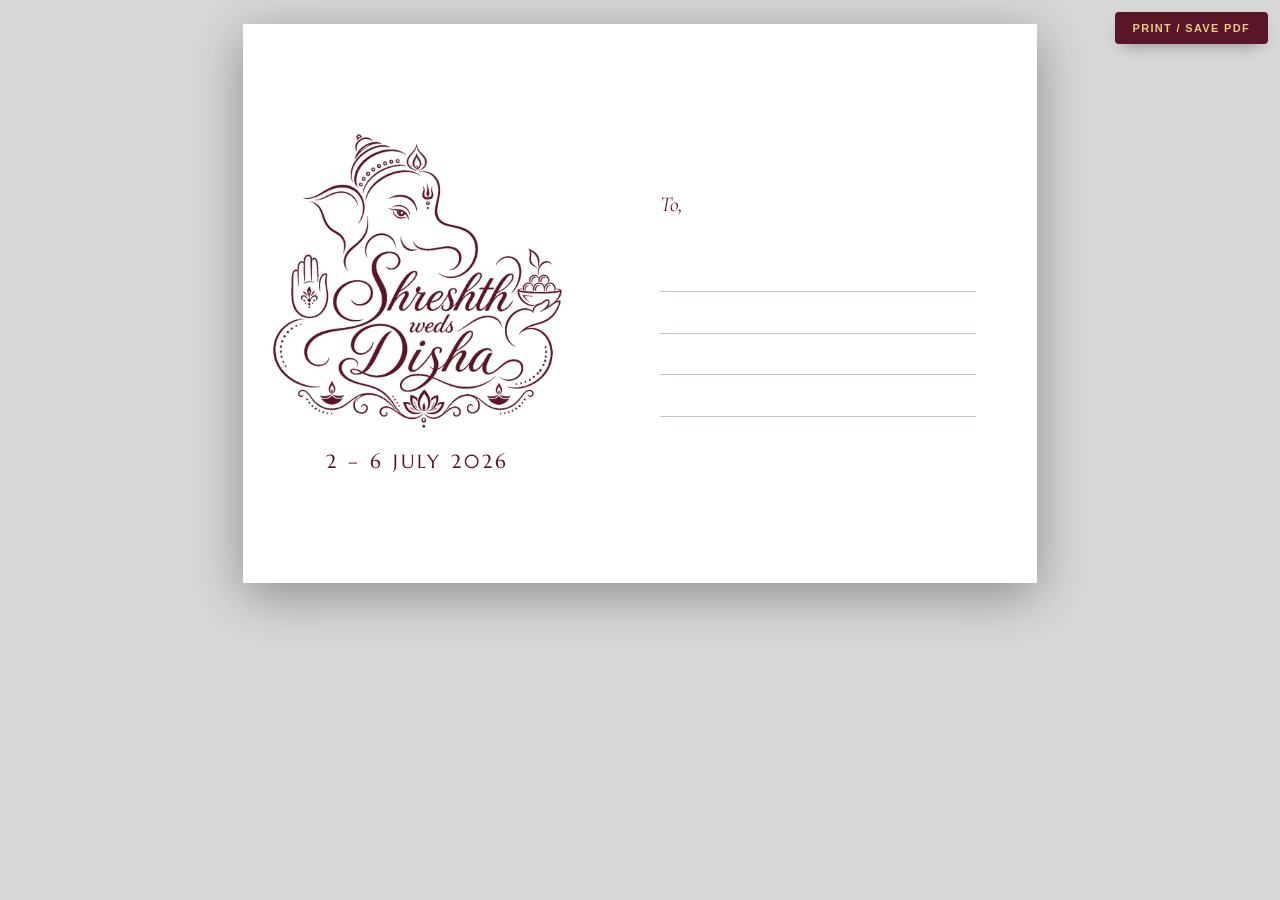
<file: wedding-invite/envelope.html>
<!DOCTYPE html>
<html lang="en">
<head>
  <meta charset="UTF-8" />
  <meta name="viewport" content="width=device-width, initial-scale=1.0" />
  <title>Shreshth weds Disha — Envelope Print</title>
  <link rel="preconnect" href="https://fonts.googleapis.com" />
  <link rel="preconnect" href="https://fonts.gstatic.com" crossorigin />
  <link href="https://fonts.googleapis.com/css2?family=Cormorant+Garamond:ital@1&family=Marcellus&display=swap" rel="stylesheet" />
  <style>
    :root {
      --maroon: #5a1626;
      --gold: #c9a23f;
      --display: "Marcellus", serif;
      --serif: "Cormorant Garamond", Georgia, serif;
    }
    * { box-sizing: border-box; margin: 0; padding: 0; }
    html, body {
      font-family: "Mukta", system-ui, sans-serif;
      -webkit-print-color-adjust: exact;
      print-color-adjust: exact;
    }

    /* A5 landscape — change `size` to match your envelope (e.g. 229mm 162mm for C5) */
    @page { size: A5 landscape; margin: 0; }

    .page {
      width: 210mm;
      height: 148mm;
      background: #ffffff;
      position: relative;
      display: flex;
      overflow: hidden;
    }

    /* ----- Left: the design ----- */
    .design {
      flex: 0 0 44%;
      display: flex;
      flex-direction: column;
      align-items: center;
      justify-content: center;
      padding: 12mm 8mm;
      text-align: center;
    }
    .logo {
      width: 78mm;
      max-width: 100%;
      height: auto;
    }
    .date {
      margin-top: 6mm;
      font-family: var(--display);
      color: var(--maroon);
      font-size: 14pt;
      letter-spacing: 0.16em;
      text-transform: uppercase;
      white-space: nowrap;
    }

    /* ----- Right: the address area ----- */
    .address {
      flex: 1;
      display: flex;
      flex-direction: column;
      justify-content: center;
      padding: 16mm 16mm 16mm 18mm;
    }
    .address__to {
      font-family: var(--serif);
      font-style: italic;
      color: var(--maroon);
      font-size: 16pt;
      margin-bottom: 9mm;
    }
    .address__line {
      border-bottom: 1px solid rgba(90, 22, 38, 0.28);
      height: 11mm;
    }

    /* Toolbar + screen preview */
    .toolbar { position: fixed; top: 12px; right: 12px; z-index: 50; }
    .toolbar button {
      font-family: "Mukta", sans-serif;
      font-weight: 600; letter-spacing: 0.12em; text-transform: uppercase;
      font-size: 11px; padding: 10px 18px; border: none; border-radius: 4px;
      background: var(--maroon); color: #e7cd86; cursor: pointer;
      box-shadow: 0 6px 18px -8px rgba(0,0,0,0.5);
    }
    @media screen {
      body { background: #d8d8d8; padding: 24px; display: flex; justify-content: center; }
      .page { box-shadow: 0 12px 50px rgba(0,0,0,0.35); }
    }
    @media print {
      .toolbar { display: none; }
      body { background: none; padding: 0; }
      .page { box-shadow: none; }
    }
  </style>
</head>
<body>
  <div class="toolbar"><button onclick="window.print()">Print / Save PDF</button></div>

  <section class="page">
    <div class="design">
      <img class="logo" src="assets/ganesha-calligraphy-maroon.png" alt="Shreshth weds Disha" />
      <div class="date">2 &ndash; 6 July 2026</div>
    </div>
    <div class="address">
      <p class="address__to">To,</p>
      <div class="address__line"></div>
      <div class="address__line"></div>
      <div class="address__line"></div>
      <div class="address__line"></div>
    </div>
  </section>
</body>
</html>
</file>
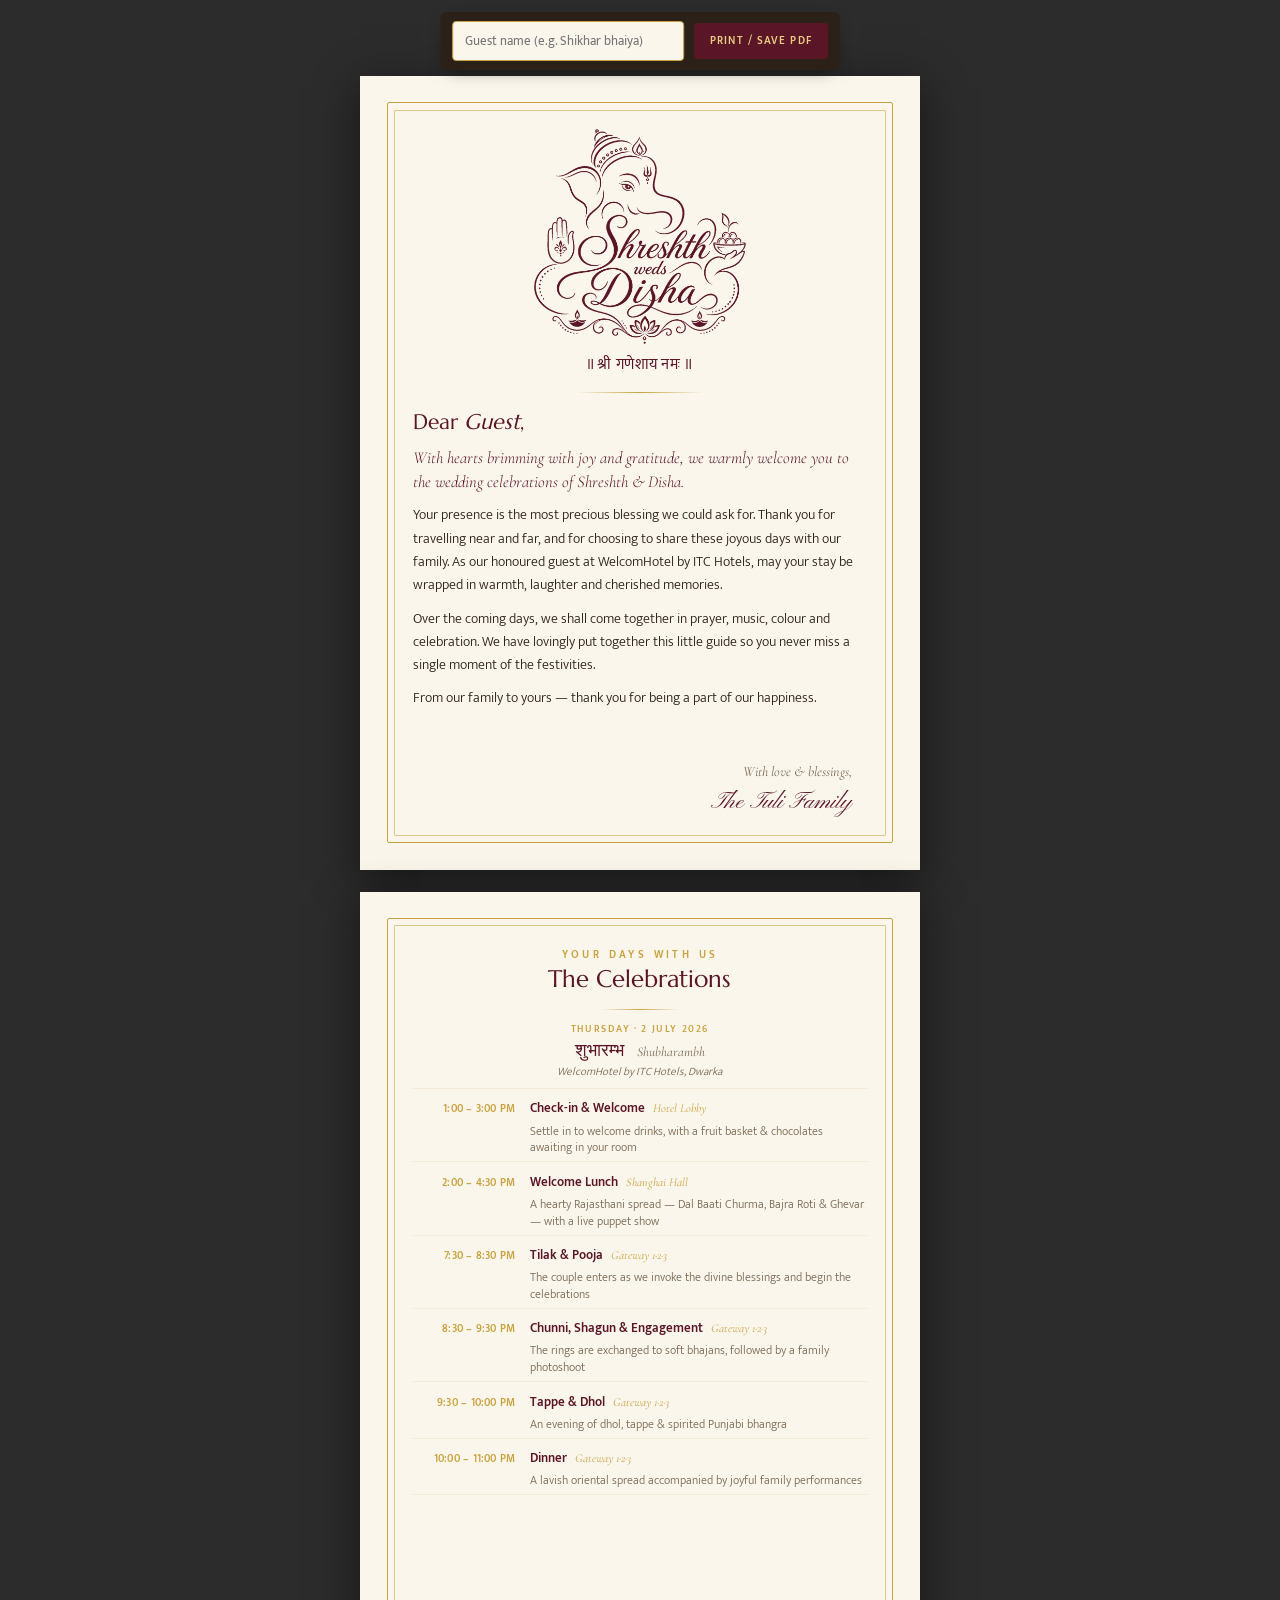
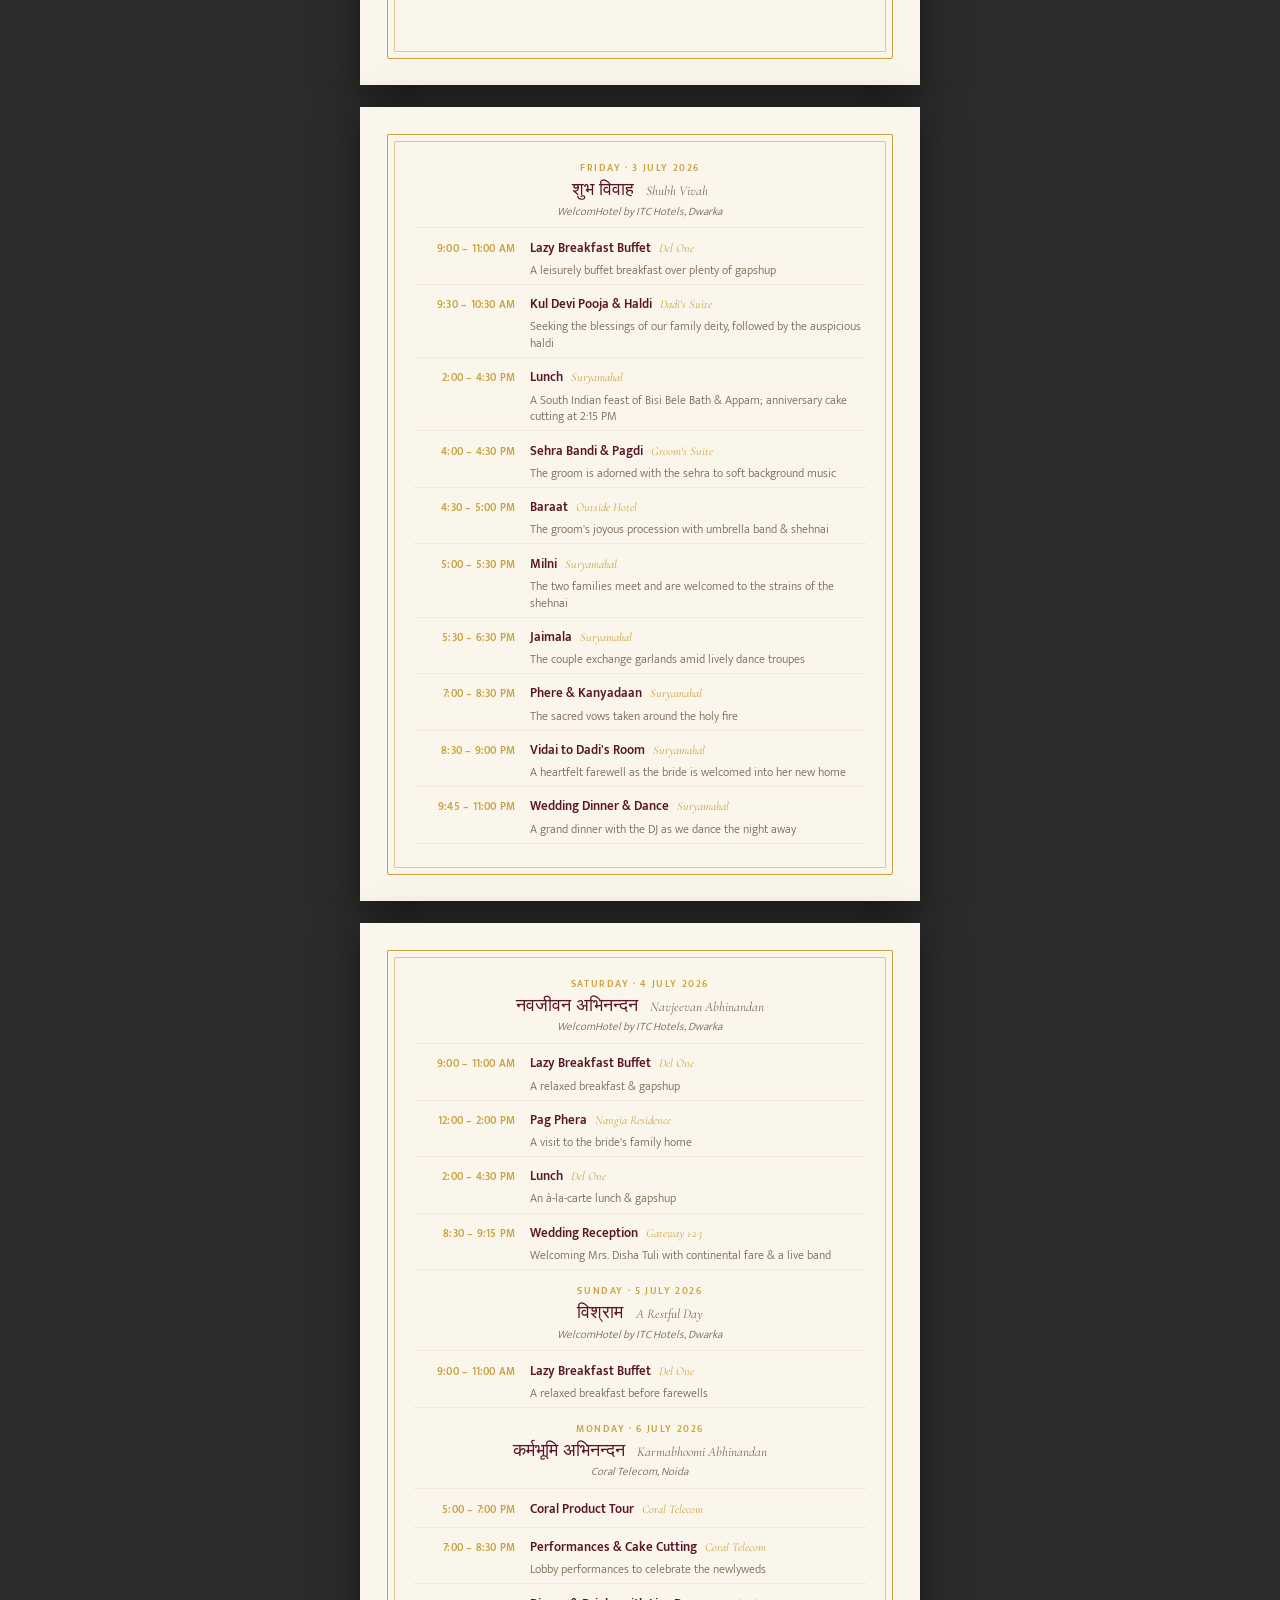
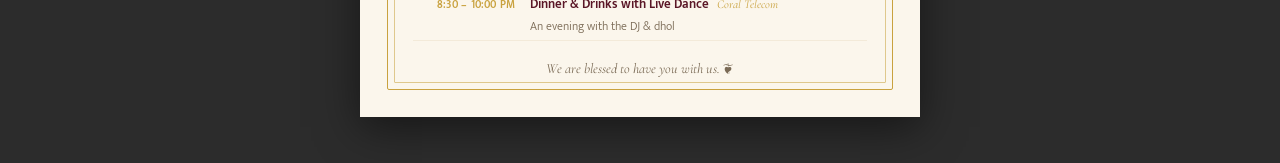
<file: wedding-invite/hotel-card.html>
<!DOCTYPE html>
<html lang="en">
<head>
  <meta charset="UTF-8" />
  <meta name="viewport" content="width=device-width, initial-scale=1.0" />
  <title>Shreshth weds Disha — Hotel Guest Card (A5)</title>
  <link rel="preconnect" href="https://fonts.googleapis.com" />
  <link rel="preconnect" href="https://fonts.gstatic.com" crossorigin />
  <link href="https://fonts.googleapis.com/css2?family=Cormorant+Garamond:ital,wght@0,400;0,500;0,600;1,400&family=Marcellus&family=Pinyon+Script&family=Mukta:wght@300;400;500;600&display=swap" rel="stylesheet" />
  <style>
    :root {
      --maroon: #5a1626;
      --maroon-deep: #3d0e1a;
      --gold: #c9a23f;
      --gold-light: #e7cd86;
      --ivory: #fbf6ec;
      --ivory-2: #f3ead9;
      --ink: #2b2118;
      --muted: #7a6a55;
      --serif: "Cormorant Garamond", Georgia, serif;
      --display: "Marcellus", serif;
      --script: "Pinyon Script", cursive;
      --body: "Mukta", system-ui, sans-serif;
    }

    * { box-sizing: border-box; margin: 0; padding: 0; }

    html, body {
      font-family: var(--body);
      color: var(--ink);
      -webkit-print-color-adjust: exact;
      print-color-adjust: exact;
    }

    /* ---- A5 pages ---- */
    @page { size: A5; margin: 0; }

    .page {
      width: 148mm;
      height: 210mm;
      position: relative;
      overflow: hidden;
      page-break-after: always;
      break-after: page;
      background: var(--ivory);
    }
    .page:last-child { page-break-after: auto; break-after: auto; }

    /* Ornamental gold frame */
    .frame {
      position: absolute;
      inset: 7mm;
      border: 1.4px solid var(--gold);
      border-radius: 2px;
      pointer-events: none;
    }
    .frame::after {
      content: "";
      position: absolute;
      inset: 1.6mm;
      border: 0.6px solid rgba(201, 162, 63, 0.55);
      border-radius: 1px;
    }

    .content {
      position: absolute;
      inset: 14mm;
      display: flex;
      flex-direction: column;
    }
    .content--center { justify-content: center; align-items: center; text-align: center; }

    .kicker {
      text-transform: uppercase;
      letter-spacing: 0.3em;
      font-size: 8.5pt;
      font-weight: 600;
      color: var(--gold);
    }
    .ganesha-line {
      font-size: 11pt;
      color: var(--maroon);
      letter-spacing: 0.04em;
    }
    .rule {
      width: 34mm; height: 1px;
      background: linear-gradient(90deg, transparent, var(--gold), transparent);
      margin: 4mm auto;
    }
    .rule--sm { width: 20mm; margin: 3mm auto; }
    .flourish { color: var(--gold); font-size: 12pt; }

    /* ---------- Page 1 — Welcome Letter ---------- */
    .welcome__art {
      width: 56mm;
      max-width: 100%;
      height: auto;
      margin: 0 auto 2mm;
    }
    .welcome__dear {
      font-family: var(--display);
      color: var(--maroon);
      font-size: 16pt;
      text-align: left;
      align-self: flex-start;
      margin-bottom: 3mm;
    }
    .welcome__dear span { font-style: italic; }
    .welcome__body {
      text-align: left;
      color: var(--ink);
      font-weight: 300;
      font-size: 10.8pt;
      line-height: 1.62;
    }
    .welcome__body p + p { margin-top: 2.6mm; }
    .welcome__body .lead {
      font-family: var(--serif);
      font-style: italic;
      font-size: 12.5pt;
      color: var(--maroon);
      line-height: 1.45;
    }
    .welcome__sign {
      margin-top: auto;
      padding-top: 5mm;
      padding-right: 4mm;
      text-align: right;
    }
    .welcome__sign em {
      font-family: var(--serif);
      font-style: italic;
      color: var(--muted);
      font-size: 10.5pt;
    }
    .welcome__sign strong {
      display: block;
      font-family: var(--script);
      font-weight: 400;
      color: var(--maroon);
      font-size: 18pt;
      line-height: 1.15;
      margin-top: 1mm;
    }

    /* ---------- Agenda pages ---------- */
    .page-title {
      font-family: var(--display);
      color: var(--maroon);
      font-weight: 400;
      font-size: 18pt;
      text-align: center;
      margin-bottom: 1mm;
    }

    .dayblock + .dayblock { margin-top: 3.5mm; }
    .dayblock__head { text-align: center; margin-bottom: 1.8mm; }
    .day__date {
      display: block;
      text-transform: uppercase;
      letter-spacing: 0.16em;
      font-size: 7.5pt;
      font-weight: 600;
      color: var(--gold);
    }
    .day__title {
      font-family: var(--display);
      color: var(--maroon);
      font-weight: 400;
      font-size: 13.5pt;
      line-height: 1.2;
      margin-top: 0.5mm;
    }
    .day__title em {
      font-family: var(--serif);
      font-style: italic;
      font-size: 10pt;
      color: var(--muted);
      margin-left: 2mm;
    }
    .day__venue {
      font-size: 8.5pt;
      color: var(--muted);
      font-weight: 300;
      font-style: italic;
      margin-top: 0.5mm;
    }

    .evs { border-top: 0.6px solid var(--ivory-2); }
    .ev {
      display: flex;
      gap: 4mm;
      align-items: baseline;
      padding: 1.4mm 0;
      border-bottom: 0.6px solid var(--ivory-2);
    }
    .ev__time {
      flex: 0 0 27mm;
      font-size: 8pt;
      font-weight: 600;
      color: var(--gold);
      letter-spacing: 0.02em;
      text-align: right;
      white-space: nowrap;
    }
    .ev__main { flex: 1; }
    .ev__name {
      display: inline;
      font-weight: 600;
      color: var(--maroon);
      font-size: 10pt;
    }
    .ev__where {
      font-family: var(--serif);
      font-style: italic;
      color: var(--gold);
      font-size: 9pt;
      margin-left: 2mm;
    }
    .ev__note {
      display: block;
      color: var(--muted);
      font-weight: 300;
      font-size: 9pt;
      line-height: 1.4;
      margin-top: 0.3mm;
    }

    .closing {
      font-family: var(--serif);
      font-style: italic;
      color: var(--muted);
      font-size: 10.5pt;
      text-align: center;
      margin-top: auto;
      padding-top: 5mm;
    }

    /* ---------- Screen preview + toolbar ---------- */
    .toolbar {
      position: fixed;
      top: 12px; left: 50%;
      transform: translateX(-50%);
      z-index: 50;
      display: flex;
      gap: 10px;
      align-items: center;
      background: rgba(45,33,24,0.92);
      padding: 9px 12px;
      border-radius: 6px;
      box-shadow: 0 6px 18px -8px rgba(0,0,0,0.6);
    }
    .toolbar input {
      font-family: var(--body);
      font-size: 13px;
      padding: 8px 12px;
      border: 1px solid var(--gold);
      border-radius: 4px;
      background: var(--ivory);
      color: var(--ink);
      min-width: 230px;
    }
    .toolbar button {
      font-family: var(--body);
      font-weight: 600;
      letter-spacing: 0.10em;
      text-transform: uppercase;
      font-size: 11px;
      padding: 9px 16px;
      border: none;
      border-radius: 4px;
      background: var(--maroon);
      color: var(--gold-light);
      cursor: pointer;
      white-space: nowrap;
    }
    @media screen {
      body { background: #2c2c2c; padding: 76px 0 24px; }
      .page { margin: 0 auto 22px; box-shadow: 0 10px 40px rgba(0,0,0,0.5); }
    }
    @media print {
      .toolbar { display: none; }
      body { background: none; padding: 0; }
      .page { margin: 0; box-shadow: none; }
    }
  </style>
</head>
<body>

  <div class="toolbar">
    <input id="nameInput" type="text" placeholder="Guest name (e.g. Shikhar bhaiya)" autocomplete="off" />
    <button onclick="window.print()">Print / Save PDF</button>
  </div>

  <!-- ===== Page 1 — Welcome Letter ===== -->
  <section class="page">
    <div class="frame"></div>
    <div class="content">
      <img class="welcome__art" src="assets/ganesha-calligraphy-maroon.png" alt="Shreshth weds Disha" />
      <p class="ganesha-line" style="text-align:center">॥ श्री गणेशाय नमः ॥</p>
      <div class="rule"></div>

      <p class="welcome__dear">Dear <span id="guestName">Guest</span>,</p>

      <div class="welcome__body">
        <p class="lead">With hearts brimming with joy and gratitude, we warmly welcome you to the wedding celebrations of Shreshth &amp; Disha.</p>
        <p>Your presence is the most precious blessing we could ask for. Thank you for travelling near and far, and for choosing to share these joyous days with our family. As our honoured guest at WelcomHotel by ITC Hotels, may your stay be wrapped in warmth, laughter and cherished memories.</p>
        <p>Over the coming days, we shall come together in prayer, music, colour and celebration. We have lovingly put together this little guide so you never miss a single moment of the festivities.</p>
        <p>From our family to yours — thank you for being a part of our happiness.</p>
      </div>

      <p class="welcome__sign">
        <em>With love &amp; blessings,</em>
        <strong>The Tuli Family</strong>
      </p>
    </div>
  </section>

  <!-- ===== Page 2 — Day One ===== -->
  <section class="page">
    <div class="frame"></div>
    <div class="content">
      <p class="kicker" style="text-align:center">Your days with us</p>
      <h2 class="page-title">The Celebrations</h2>
      <div class="rule rule--sm"></div>

      <div class="dayblock">
        <div class="dayblock__head">
          <span class="day__date">Thursday &middot; 2 July 2026</span>
          <div class="day__title">शुभारम्भ <em>Shubharambh</em></div>
          <p class="day__venue">WelcomHotel by ITC Hotels, Dwarka</p>
        </div>
        <div class="evs">
          <div class="ev">
            <span class="ev__time">1:00 &ndash; 3:00 PM</span>
            <div class="ev__main">
              <span class="ev__name">Check-in &amp; Welcome</span><span class="ev__where">Hotel Lobby</span>
              <span class="ev__note">Settle in to welcome drinks, with a fruit basket &amp; chocolates awaiting in your room</span>
            </div>
          </div>
          <div class="ev">
            <span class="ev__time">2:00 &ndash; 4:30 PM</span>
            <div class="ev__main">
              <span class="ev__name">Welcome Lunch</span><span class="ev__where">Shanghai Hall</span>
              <span class="ev__note">A hearty Rajasthani spread &mdash; Dal Baati Churma, Bajra Roti &amp; Ghevar &mdash; with a live puppet show</span>
            </div>
          </div>
          <div class="ev">
            <span class="ev__time">7:30 &ndash; 8:30 PM</span>
            <div class="ev__main">
              <span class="ev__name">Tilak &amp; Pooja</span><span class="ev__where">Gateway 1&middot;2&middot;3</span>
              <span class="ev__note">The couple enters as we invoke the divine blessings and begin the celebrations</span>
            </div>
          </div>
          <div class="ev">
            <span class="ev__time">8:30 &ndash; 9:30 PM</span>
            <div class="ev__main">
              <span class="ev__name">Chunni, Shagun &amp; Engagement</span><span class="ev__where">Gateway 1&middot;2&middot;3</span>
              <span class="ev__note">The rings are exchanged to soft bhajans, followed by a family photoshoot</span>
            </div>
          </div>
          <div class="ev">
            <span class="ev__time">9:30 &ndash; 10:00 PM</span>
            <div class="ev__main">
              <span class="ev__name">Tappe &amp; Dhol</span><span class="ev__where">Gateway 1&middot;2&middot;3</span>
              <span class="ev__note">An evening of dhol, tappe &amp; spirited Punjabi bhangra</span>
            </div>
          </div>
          <div class="ev">
            <span class="ev__time">10:00 &ndash; 11:00 PM</span>
            <div class="ev__main">
              <span class="ev__name">Dinner</span><span class="ev__where">Gateway 1&middot;2&middot;3</span>
              <span class="ev__note">A lavish oriental spread accompanied by joyful family performances</span>
            </div>
          </div>
        </div>
      </div>
    </div>
  </section>

  <!-- ===== Page 3 — Day Two ===== -->
  <section class="page">
    <div class="frame"></div>
    <div class="content">
      <div class="dayblock">
        <div class="dayblock__head">
          <span class="day__date">Friday &middot; 3 July 2026</span>
          <div class="day__title">शुभ विवाह <em>Shubh Vivah</em></div>
          <p class="day__venue">WelcomHotel by ITC Hotels, Dwarka</p>
        </div>
        <div class="evs">
          <div class="ev">
            <span class="ev__time">9:00 &ndash; 11:00 AM</span>
            <div class="ev__main">
              <span class="ev__name">Lazy Breakfast Buffet</span><span class="ev__where">Del One</span>
              <span class="ev__note">A leisurely buffet breakfast over plenty of gapshup</span>
            </div>
          </div>
          <div class="ev">
            <span class="ev__time">9:30 &ndash; 10:30 AM</span>
            <div class="ev__main">
              <span class="ev__name">Kul Devi Pooja &amp; Haldi</span><span class="ev__where">Dadi's Suite</span>
              <span class="ev__note">Seeking the blessings of our family deity, followed by the auspicious haldi</span>
            </div>
          </div>
          <div class="ev">
            <span class="ev__time">2:00 &ndash; 4:30 PM</span>
            <div class="ev__main">
              <span class="ev__name">Lunch</span><span class="ev__where">Suryamahal</span>
              <span class="ev__note">A South Indian feast of Bisi Bele Bath &amp; Appam; anniversary cake cutting at 2:15 PM</span>
            </div>
          </div>
          <div class="ev">
            <span class="ev__time">4:00 &ndash; 4:30 PM</span>
            <div class="ev__main">
              <span class="ev__name">Sehra Bandi &amp; Pagdi</span><span class="ev__where">Groom's Suite</span>
              <span class="ev__note">The groom is adorned with the sehra to soft background music</span>
            </div>
          </div>
          <div class="ev">
            <span class="ev__time">4:30 &ndash; 5:00 PM</span>
            <div class="ev__main">
              <span class="ev__name">Baraat</span><span class="ev__where">Outside Hotel</span>
              <span class="ev__note">The groom's joyous procession with umbrella band &amp; shehnai</span>
            </div>
          </div>
          <div class="ev">
            <span class="ev__time">5:00 &ndash; 5:30 PM</span>
            <div class="ev__main">
              <span class="ev__name">Milni</span><span class="ev__where">Suryamahal</span>
              <span class="ev__note">The two families meet and are welcomed to the strains of the shehnai</span>
            </div>
          </div>
          <div class="ev">
            <span class="ev__time">5:30 &ndash; 6:30 PM</span>
            <div class="ev__main">
              <span class="ev__name">Jaimala</span><span class="ev__where">Suryamahal</span>
              <span class="ev__note">The couple exchange garlands amid lively dance troupes</span>
            </div>
          </div>
          <div class="ev">
            <span class="ev__time">7:00 &ndash; 8:30 PM</span>
            <div class="ev__main">
              <span class="ev__name">Phere &amp; Kanyadaan</span><span class="ev__where">Suryamahal</span>
              <span class="ev__note">The sacred vows taken around the holy fire</span>
            </div>
          </div>
          <div class="ev">
            <span class="ev__time">8:30 &ndash; 9:00 PM</span>
            <div class="ev__main">
              <span class="ev__name">Vidai to Dadi's Room</span><span class="ev__where">Suryamahal</span>
              <span class="ev__note">A heartfelt farewell as the bride is welcomed into her new home</span>
            </div>
          </div>
          <div class="ev">
            <span class="ev__time">9:45 &ndash; 11:00 PM</span>
            <div class="ev__main">
              <span class="ev__name">Wedding Dinner &amp; Dance</span><span class="ev__where">Suryamahal</span>
              <span class="ev__note">A grand dinner with the DJ as we dance the night away</span>
            </div>
          </div>
        </div>
      </div>
    </div>
  </section>

  <!-- ===== Page 4 — Days Three, Four & Five ===== -->
  <section class="page">
    <div class="frame"></div>
    <div class="content">
      <div class="dayblock">
        <div class="dayblock__head">
          <span class="day__date">Saturday &middot; 4 July 2026</span>
          <div class="day__title">नवजीवन अभिनन्दन <em>Navjeevan Abhinandan</em></div>
          <p class="day__venue">WelcomHotel by ITC Hotels, Dwarka</p>
        </div>
        <div class="evs">
          <div class="ev">
            <span class="ev__time">9:00 &ndash; 11:00 AM</span>
            <div class="ev__main">
              <span class="ev__name">Lazy Breakfast Buffet</span><span class="ev__where">Del One</span>
              <span class="ev__note">A relaxed breakfast &amp; gapshup</span>
            </div>
          </div>
          <div class="ev">
            <span class="ev__time">12:00 &ndash; 2:00 PM</span>
            <div class="ev__main">
              <span class="ev__name">Pag Phera</span><span class="ev__where">Nangia Residence</span>
              <span class="ev__note">A visit to the bride's family home</span>
            </div>
          </div>
          <div class="ev">
            <span class="ev__time">2:00 &ndash; 4:30 PM</span>
            <div class="ev__main">
              <span class="ev__name">Lunch</span><span class="ev__where">Del One</span>
              <span class="ev__note">An à-la-carte lunch &amp; gapshup</span>
            </div>
          </div>
          <div class="ev">
            <span class="ev__time">8:30 &ndash; 9:15 PM</span>
            <div class="ev__main">
              <span class="ev__name">Wedding Reception</span><span class="ev__where">Gateway 1&middot;2&middot;3</span>
              <span class="ev__note">Welcoming Mrs. Disha Tuli with continental fare &amp; a live band</span>
            </div>
          </div>
        </div>
      </div>

      <div class="dayblock">
        <div class="dayblock__head">
          <span class="day__date">Sunday &middot; 5 July 2026</span>
          <div class="day__title">विश्राम <em>A Restful Day</em></div>
          <p class="day__venue">WelcomHotel by ITC Hotels, Dwarka</p>
        </div>
        <div class="evs">
          <div class="ev">
            <span class="ev__time">9:00 &ndash; 11:00 AM</span>
            <div class="ev__main">
              <span class="ev__name">Lazy Breakfast Buffet</span><span class="ev__where">Del One</span>
              <span class="ev__note">A relaxed breakfast before farewells</span>
            </div>
          </div>
        </div>
      </div>

      <div class="dayblock">
        <div class="dayblock__head">
          <span class="day__date">Monday &middot; 6 July 2026</span>
          <div class="day__title">कर्मभूमि अभिनन्दन <em>Karmabhoomi Abhinandan</em></div>
          <p class="day__venue">Coral Telecom, Noida</p>
        </div>
        <div class="evs">
          <div class="ev">
            <span class="ev__time">5:00 &ndash; 7:00 PM</span>
            <div class="ev__main">
              <span class="ev__name">Coral Product Tour</span><span class="ev__where">Coral Telecom</span>
            </div>
          </div>
          <div class="ev">
            <span class="ev__time">7:00 &ndash; 8:30 PM</span>
            <div class="ev__main">
              <span class="ev__name">Performances &amp; Cake Cutting</span><span class="ev__where">Coral Telecom</span>
              <span class="ev__note">Lobby performances to celebrate the newlyweds</span>
            </div>
          </div>
          <div class="ev">
            <span class="ev__time">8:30 &ndash; 10:00 PM</span>
            <div class="ev__main">
              <span class="ev__name">Dinner &amp; Drinks with Live Dance</span><span class="ev__where">Coral Telecom</span>
              <span class="ev__note">An evening with the DJ &amp; dhol</span>
            </div>
          </div>
        </div>
      </div>

      <p class="closing">We are blessed to have you with us. &#10086;</p>
    </div>
  </section>

  <script>
    (function () {
      var params = new URLSearchParams(window.location.search);
      var fromUrl = params.get('name');
      var input = document.getElementById('nameInput');
      var out = document.getElementById('guestName');
      function update() {
        var v = input.value.trim();
        out.textContent = v || 'Guest';
      }
      if (fromUrl) { input.value = fromUrl; }
      update();
      input.addEventListener('input', update);
    })();
  </script>

</body>
</html>
</file>
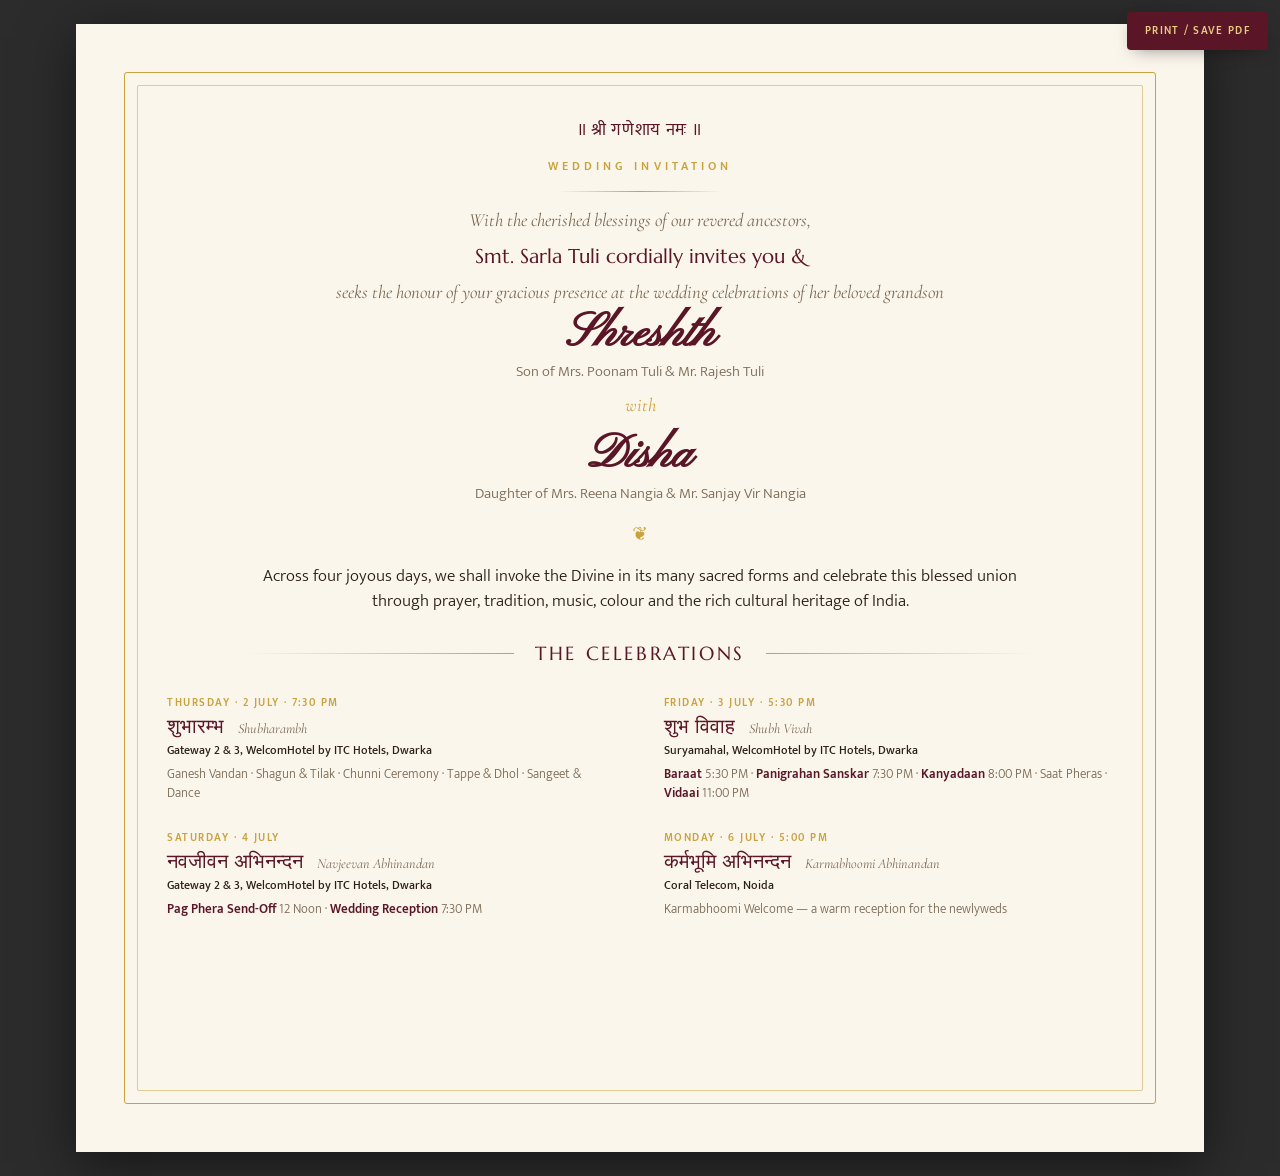
<file: wedding-invite/invite-square.html>
<!DOCTYPE html>
<html lang="en">
<head>
  <meta charset="UTF-8" />
  <meta name="viewport" content="width=device-width, initial-scale=1.0" />
  <title>Shreshth weds Disha — Invitation & Events (11.75in × 11.75in)</title>
  <link rel="preconnect" href="https://fonts.googleapis.com" />
  <link rel="preconnect" href="https://fonts.gstatic.com" crossorigin />
  <link href="https://fonts.googleapis.com/css2?family=Cormorant+Garamond:ital,wght@0,400;0,500;0,600;1,400&family=Marcellus&family=Pinyon+Script&family=Mukta:wght@300;400;500;600&display=swap" rel="stylesheet" />
  <style>
    :root {
      --maroon: #5a1626;
      --gold: #c9a23f;
      --gold-light: #e7cd86;
      --ivory: #fbf6ec;
      --ivory-2: #f3ead9;
      --cream: #fffdf8;
      --ink: #2b2118;
      --muted: #7a6a55;
      --serif: "Cormorant Garamond", Georgia, serif;
      --display: "Marcellus", serif;
      --script: "Pinyon Script", cursive;
    }
    * { box-sizing: border-box; margin: 0; padding: 0; }
    html, body {
      font-family: "Mukta", system-ui, sans-serif;
      color: var(--ink);
      -webkit-print-color-adjust: exact;
      print-color-adjust: exact;
    }

    @page { size: 11.75in 11.75in; margin: 0; }

    .page {
      width: 11.75in;
      height: 11.75in;
      position: relative;
      overflow: hidden;
      background: var(--ivory);
    }
    .frame {
      position: absolute;
      inset: 0.5in;
      border: 1.6px solid var(--gold);
      border-radius: 3px;
      pointer-events: none;
    }
    .frame::after {
      content: "";
      position: absolute;
      inset: 0.12in;
      border: 0.7px solid rgba(201, 162, 63, 0.5);
      border-radius: 2px;
    }
    .content {
      position: absolute;
      inset: 0.95in;
      display: flex;
      flex-direction: column;
      align-items: center;
      text-align: center;
    }

    .kicker {
      text-transform: uppercase;
      letter-spacing: 0.34em;
      font-size: 9pt;
      font-weight: 600;
      color: var(--gold);
    }
    .ganesha-line { font-size: 13pt; color: var(--maroon); letter-spacing: 0.04em; margin-bottom: 0.12in; }
    .rule { width: 1.7in; height: 1px; background: linear-gradient(90deg, transparent, var(--gold), transparent); margin: 0.16in auto; }
    .flourish { color: var(--gold); font-size: 14pt; margin: 0.14in 0; }

    /* Invitation */
    .inv__bless, .inv__line, .inv__with {
      font-family: var(--serif); font-style: italic; color: var(--muted);
      font-size: 14pt; line-height: 1.45;
    }
    .inv__with { color: var(--gold); margin: 0.08in 0; }
    .inv__hosts { font-family: var(--display); color: var(--maroon); font-size: 15pt; margin: 0.1in 0; }
    .inv__name { font-family: var(--script); font-size: 36pt; line-height: 1.02; color: var(--maroon); margin-top: 0.05in; }
    .inv__parents { color: var(--muted); font-weight: 300; font-size: 11.5pt; }
    .inv__body { color: var(--ink); font-weight: 300; font-size: 12.5pt; line-height: 1.5; max-width: 8in; margin: 0 auto; }

    /* Divider / section label between the two sections */
    .divider {
      display: flex; align-items: center; gap: 0.22in;
      width: 100%; max-width: 8.2in; margin: 0.3in auto 0.24in;
      color: var(--gold);
    }
    .divider::before, .divider::after {
      content: ""; flex: 1; height: 1px;
      background: linear-gradient(90deg, transparent, var(--gold));
    }
    .divider::after { background: linear-gradient(90deg, var(--gold), transparent); }
    .divider span {
      font-family: var(--display);
      font-size: 14pt;
      color: var(--maroon);
      text-transform: uppercase;
      letter-spacing: 0.14em;
      white-space: nowrap;
    }

    /* Events — two-column grid of days */
    .days {
      display: grid;
      grid-template-columns: 1fr 1fr;
      gap: 0.22in 0.5in;
      width: 100%;
      text-align: left;
    }
    .day__date {
      text-transform: uppercase; letter-spacing: 0.14em;
      font-size: 8pt; font-weight: 600; color: var(--gold);
    }
    .day__title { font-family: var(--display); color: var(--maroon); font-weight: 400; font-size: 15pt; line-height: 1.15; }
    .day__title em { font-family: var(--serif); font-style: italic; font-size: 10.5pt; color: var(--muted); margin-left: 0.08in; }
    .day__venue { font-size: 9pt; color: var(--ink); font-weight: 500; margin: 0.02in 0 0.05in; }
    .day__list { font-size: 10pt; color: var(--muted); font-weight: 300; line-height: 1.4; }
    .day__list b { color: var(--maroon); font-weight: 600; }

    .toolbar { position: fixed; top: 12px; right: 12px; z-index: 50; }
    .toolbar button {
      font-family: "Mukta", sans-serif; font-weight: 600; letter-spacing: 0.12em; text-transform: uppercase;
      font-size: 11px; padding: 10px 18px; border: none; border-radius: 4px;
      background: var(--maroon); color: var(--gold-light); cursor: pointer;
      box-shadow: 0 6px 18px -8px rgba(0,0,0,0.5);
    }
    @media screen {
      body { background: #2c2c2c; padding: 24px; display: flex; justify-content: center; }
      .page { box-shadow: 0 12px 50px rgba(0,0,0,0.5); }
    }
    @media print {
      .toolbar { display: none; }
      body { background: none; padding: 0; }
      .page { box-shadow: none; }
    }
  </style>
</head>
<body>
  <div class="toolbar"><button onclick="window.print()">Print / Save PDF</button></div>

  <section class="page">
    <div class="frame"></div>
    <div class="content">
      <!-- Invitation (page 2) -->
      <p class="ganesha-line">॥ श्री गणेशाय नमः ॥</p>
      <p class="kicker">Wedding Invitation</p>
      <div class="rule"></div>
      <p class="inv__bless">With the cherished blessings of our revered ancestors,</p>
      <p class="inv__hosts">Smt. Sarla Tuli cordially invites you &amp;</p>
      <p class="inv__line">seeks the honour of your gracious presence at the wedding celebrations of her beloved grandson</p>
      <h2 class="inv__name">Shreshth</h2>
      <p class="inv__parents">Son of Mrs. Poonam Tuli &amp; Mr. Rajesh Tuli</p>
      <p class="inv__with">with</p>
      <h2 class="inv__name">Disha</h2>
      <p class="inv__parents">Daughter of Mrs. Reena Nangia &amp; Mr. Sanjay Vir Nangia</p>
      <div class="flourish">&#10086;</div>
      <p class="inv__body">Across four joyous days, we shall invoke the Divine in its many sacred forms and celebrate this blessed union through prayer, tradition, music, colour and the rich cultural heritage of India.</p>

      <!-- Divider -->
      <div class="divider"><span>The Celebrations</span></div>

      <!-- Events (page 3) -->
      <div class="days">
        <div class="day">
          <span class="day__date">Thursday &middot; 2 July &middot; 7:30 PM</span>
          <div class="day__title">शुभारम्भ <em>Shubharambh</em></div>
          <div class="day__venue">Gateway 2 &amp; 3, WelcomHotel by ITC Hotels, Dwarka</div>
          <div class="day__list">Ganesh Vandan &middot; Shagun &amp; Tilak &middot; Chunni Ceremony &middot; Tappe &amp; Dhol &middot; Sangeet &amp; Dance</div>
        </div>
        <div class="day">
          <span class="day__date">Friday &middot; 3 July &middot; 5:30 PM</span>
          <div class="day__title">शुभ विवाह <em>Shubh Vivah</em></div>
          <div class="day__venue">Suryamahal, WelcomHotel by ITC Hotels, Dwarka</div>
          <div class="day__list"><b>Baraat</b> 5:30 PM &middot; <b>Panigrahan Sanskar</b> 7:30 PM &middot; <b>Kanyadaan</b> 8:00 PM &middot; Saat Pheras &middot; <b>Vidaai</b> 11:00 PM</div>
        </div>
        <div class="day">
          <span class="day__date">Saturday &middot; 4 July</span>
          <div class="day__title">नवजीवन अभिनन्दन <em>Navjeevan Abhinandan</em></div>
          <div class="day__venue">Gateway 2 &amp; 3, WelcomHotel by ITC Hotels, Dwarka</div>
          <div class="day__list"><b>Pag Phera Send-Off</b> 12 Noon &middot; <b>Wedding Reception</b> 7:30 PM</div>
        </div>
        <div class="day">
          <span class="day__date">Monday &middot; 6 July &middot; 5:00 PM</span>
          <div class="day__title">कर्मभूमि अभिनन्दन <em>Karmabhoomi Abhinandan</em></div>
          <div class="day__venue">Coral Telecom, Noida</div>
          <div class="day__list">Karmabhoomi Welcome &mdash; a warm reception for the newlyweds</div>
        </div>
      </div>
    </div>
  </section>
</body>
</html>
</file>
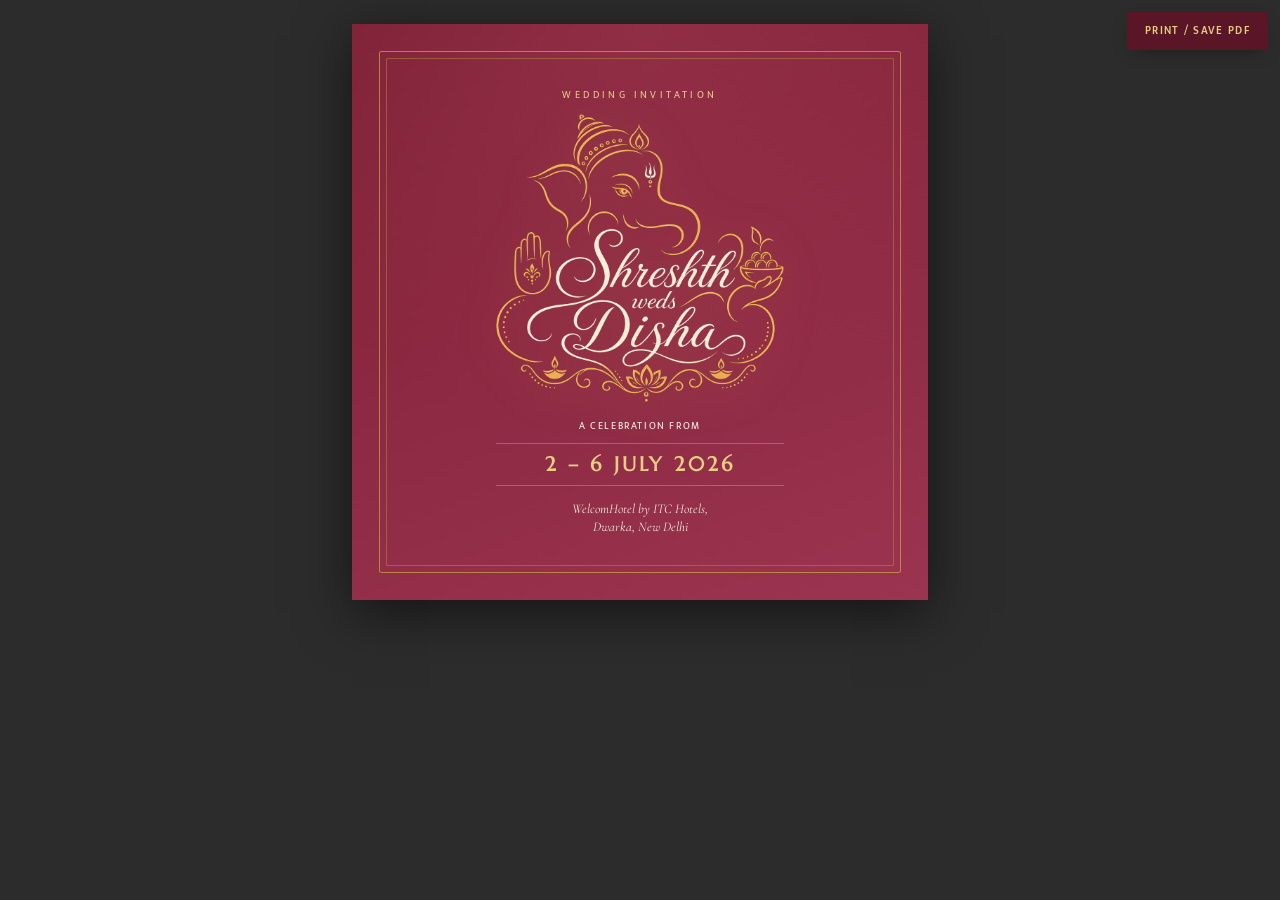
<file: wedding-invite/title-square-6.html>
<!DOCTYPE html>
<html lang="en">
<head>
  <meta charset="UTF-8" />
  <meta name="viewport" content="width=device-width, initial-scale=1.0" />
  <title>Shreshth weds Disha — Title Page (6in × 6in)</title>
  <link rel="preconnect" href="https://fonts.googleapis.com" />
  <link rel="preconnect" href="https://fonts.gstatic.com" crossorigin />
  <link href="https://fonts.googleapis.com/css2?family=Cormorant+Garamond:ital,wght@0,400;0,500;0,600;1,400&family=Marcellus&family=Pinyon+Script&family=Mukta:wght@300;400;500;600&display=swap" rel="stylesheet" />
  <style>
    :root {
      --maroon: #5a1626;
      --gold: #c9a23f;
      --gold-light: #e7cd86;
      --ivory: #fbf6ec;
      --ivory-2: #f3ead9;
      --serif: "Cormorant Garamond", Georgia, serif;
      --display: "Marcellus", serif;
    }

    * { box-sizing: border-box; margin: 0; padding: 0; }

    html, body {
      font-family: "Mukta", system-ui, sans-serif;
      -webkit-print-color-adjust: exact;
      print-color-adjust: exact;
    }

    @page { size: 6in 6in; margin: 0; }

    .page {
      width: 6in;
      height: 6in;
      position: relative;
      overflow: hidden;
      background:
        radial-gradient(120% 120% at 50% 0%, rgba(180, 72, 98, 0.30), transparent 60%),
        linear-gradient(160deg, #7c2034 0%, #8d2942 50%, #9b3450 100%);
      color: var(--ivory);
    }

    .frame {
      position: absolute;
      inset: 0.28in;
      border: 1.4px solid rgba(201, 162, 63, 0.75);
      border-radius: 2px;
      pointer-events: none;
    }
    .frame::after {
      content: "";
      position: absolute;
      inset: 0.06in;
      border: 0.6px solid rgba(201, 162, 63, 0.4);
      border-radius: 1px;
    }

    .content {
      position: absolute;
      inset: 0.5in;
      display: flex;
      flex-direction: column;
      justify-content: center;
      align-items: center;
      text-align: center;
    }

    .kicker {
      text-transform: uppercase;
      letter-spacing: 0.34em;
      font-size: 7.5pt;
      color: var(--gold-light);
      margin-bottom: 0.12in;
    }
    .art {
      width: 3in;
      max-width: 100%;
      max-height: 3in;
      height: auto;
      margin: 0 auto;
      filter: drop-shadow(0 0.08in 0.22in rgba(201, 162, 63, 0.25));
    }
    .date {
      margin-top: 0.16in;
      letter-spacing: 0.16em;
      text-transform: uppercase;
      font-size: 7.5pt;
      color: var(--ivory);
    }
    .date strong {
      display: block;
      font-family: var(--display);
      font-size: 15pt;
      letter-spacing: 0.16em;
      color: var(--gold-light);
      padding: 0.08in 0;
      margin: 0.1in auto;
      border-top: 1px solid rgba(201, 162, 63, 0.5);
      border-bottom: 1px solid rgba(201, 162, 63, 0.5);
      width: 3in;
    }
    .venue {
      font-family: var(--serif);
      font-style: italic;
      font-size: 10pt;
      color: var(--ivory-2);
      margin-top: 0.06in;
      line-height: 1.35;
    }

    .toolbar { position: fixed; top: 12px; right: 12px; z-index: 50; }
    .toolbar button {
      font-family: "Mukta", sans-serif;
      font-weight: 600; letter-spacing: 0.12em; text-transform: uppercase;
      font-size: 11px; padding: 10px 18px; border: none; border-radius: 4px;
      background: var(--maroon); color: var(--gold-light); cursor: pointer;
      box-shadow: 0 6px 18px -8px rgba(0,0,0,0.5);
    }
    @media screen {
      body { background: #2c2c2c; padding: 24px; display: flex; justify-content: center; }
      .page { box-shadow: 0 12px 50px rgba(0,0,0,0.55); }
    }
    @media print {
      .toolbar { display: none; }
      body { background: none; padding: 0; }
      .page { box-shadow: none; }
    }
  </style>
</head>
<body>
  <div class="toolbar"><button onclick="window.print()">Print / Save PDF</button></div>

  <section class="page">
    <div class="frame"></div>
    <div class="content">
      <p class="kicker">Wedding Invitation</p>
      <img class="art" src="assets/ganesha-calligraphy.png" alt="Shreshth weds Disha" />
      <div class="date">
        A celebration from
        <strong>2 &ndash; 6 July 2026</strong>
      </div>
      <p class="venue">WelcomHotel by ITC Hotels,<br>Dwarka, New Delhi</p>
    </div>
  </section>
</body>
</html>
</file>
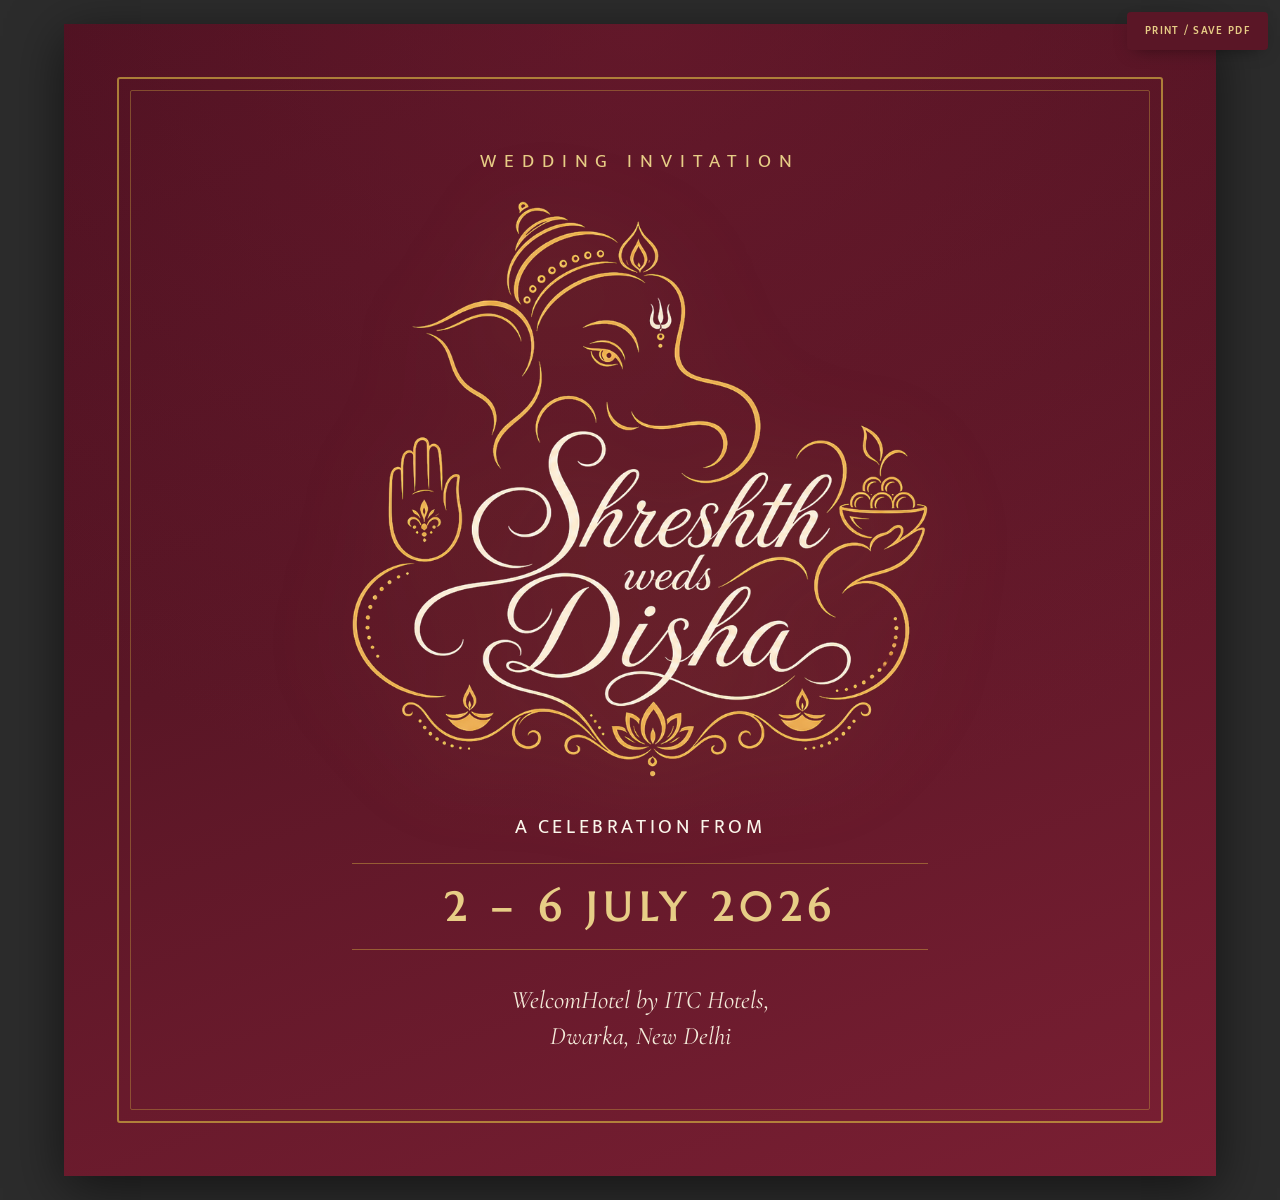
<file: wedding-invite/title-square.html>
<!DOCTYPE html>
<html lang="en">
<head>
  <meta charset="UTF-8" />
  <meta name="viewport" content="width=device-width, initial-scale=1.0" />
  <title>Shreshth weds Disha — Title Page (12in × 12in)</title>
  <link rel="preconnect" href="https://fonts.googleapis.com" />
  <link rel="preconnect" href="https://fonts.gstatic.com" crossorigin />
  <link href="https://fonts.googleapis.com/css2?family=Cormorant+Garamond:ital,wght@0,400;0,500;0,600;1,400&family=Marcellus&family=Pinyon+Script&family=Mukta:wght@300;400;500;600&display=swap" rel="stylesheet" />
  <style>
    :root {
      --maroon: #5a1626;
      --gold: #c9a23f;
      --gold-light: #e7cd86;
      --ivory: #fbf6ec;
      --ivory-2: #f3ead9;
      --serif: "Cormorant Garamond", Georgia, serif;
      --display: "Marcellus", serif;
    }

    * { box-sizing: border-box; margin: 0; padding: 0; }

    html, body {
      font-family: "Mukta", system-ui, sans-serif;
      -webkit-print-color-adjust: exact;
      print-color-adjust: exact;
    }

    @page { size: 12in 12in; margin: 0; }

    .page {
      width: 12in;
      height: 12in;
      position: relative;
      overflow: hidden;
      background:
        radial-gradient(120% 120% at 50% 0%, rgba(122, 31, 51, 0.45), transparent 60%),
        linear-gradient(160deg, #4a1020 0%, #5a1626 45%, #7a1f33 100%);
      color: var(--ivory);
    }

    /* Ornamental gold double-line frame (matches the printable card) */
    .frame {
      position: absolute;
      inset: 0.55in;
      border: 2px solid rgba(201, 162, 63, 0.75);
      border-radius: 3px;
      pointer-events: none;
    }
    .frame::after {
      content: "";
      position: absolute;
      inset: 0.12in;
      border: 1px solid rgba(201, 162, 63, 0.4);
      border-radius: 2px;
    }

    .content {
      position: absolute;
      inset: 1in;
      display: flex;
      flex-direction: column;
      justify-content: center;
      align-items: center;
      text-align: center;
    }

    .kicker {
      text-transform: uppercase;
      letter-spacing: 0.42em;
      font-size: 14pt;
      color: var(--gold-light);
      margin-bottom: 0.25in;
    }
    .art {
      width: 6in;
      max-width: 100%;
      max-height: 6in;
      height: auto;
      margin: 0 auto;
      filter: drop-shadow(0 0.18in 0.5in rgba(201, 162, 63, 0.25));
    }
    .date {
      margin-top: 0.35in;
      letter-spacing: 0.18em;
      text-transform: uppercase;
      font-size: 15pt;
      color: var(--ivory);
    }
    .date strong {
      display: block;
      font-family: var(--display);
      font-size: 30pt;
      letter-spacing: 0.18em;
      color: var(--gold-light);
      padding: 0.18in 0;
      margin: 0.2in auto;
      border-top: 1px solid rgba(201, 162, 63, 0.5);
      border-bottom: 1px solid rgba(201, 162, 63, 0.5);
      width: 6in;
    }
    .venue {
      font-family: var(--serif);
      font-style: italic;
      font-size: 19pt;
      color: var(--ivory-2);
      margin-top: 0.15in;
      line-height: 1.4;
    }

    /* Toolbar + screen preview */
    .toolbar { position: fixed; top: 12px; right: 12px; z-index: 50; }
    .toolbar button {
      font-family: "Mukta", sans-serif;
      font-weight: 600; letter-spacing: 0.12em; text-transform: uppercase;
      font-size: 11px; padding: 10px 18px; border: none; border-radius: 4px;
      background: var(--maroon); color: var(--gold-light); cursor: pointer;
      box-shadow: 0 6px 18px -8px rgba(0,0,0,0.5);
    }
    @media screen {
      body { background: #2c2c2c; padding: 24px; display: flex; justify-content: center; }
      .page { box-shadow: 0 12px 50px rgba(0,0,0,0.55); }
    }
    @media print {
      .toolbar { display: none; }
      body { background: none; padding: 0; }
      .page { box-shadow: none; }
    }
  </style>
</head>
<body>
  <div class="toolbar"><button onclick="window.print()">Print / Save PDF</button></div>

  <section class="page">
    <div class="frame"></div>
    <div class="content">
      <p class="kicker">Wedding Invitation</p>
      <img class="art" src="assets/ganesha-calligraphy.png" alt="Shreshth weds Disha" />
      <div class="date">
        A celebration from
        <strong>2 &ndash; 6 July 2026</strong>
      </div>
      <p class="venue">WelcomHotel by ITC Hotels,<br>Dwarka, New Delhi</p>
    </div>
  </section>
</body>
</html>
</file>
<file: wedding-invite/css/style.css>
/* ===========================================================
   Disha & Shreshth — Wedding Website
   Theme: Royal Indian · Maroon · Gold · Ivory
   =========================================================== */

:root {
  --maroon: #5a1626;
  --maroon-deep: #3d0e1a;
  --gold: #c9a23f;
  --gold-light: #e7cd86;
  --ivory: #fbf6ec;
  --ivory-2: #f3ead9;
  --cream-card: #fffdf8;
  --ink: #2b2118;
  --muted: #7a6a55;

  --serif: "Cormorant Garamond", Georgia, serif;
  --display: "Marcellus", serif;
  --script: "Pinyon Script", cursive;
  --body: "Mukta", system-ui, sans-serif;

  --maxw: 1140px;
  --ease: cubic-bezier(0.22, 1, 0.36, 1);
}

* { margin: 0; padding: 0; box-sizing: border-box; }

html { scroll-behavior: smooth; }

body {
  font-family: var(--body);
  color: var(--ink);
  background: var(--ivory);
  line-height: 1.7;
  overflow-x: hidden;
}

img { max-width: 100%; display: block; }

/* ---------- Shared ---------- */
.section {
  max-width: var(--maxw);
  margin: 0 auto;
  padding: 110px 24px;
}

.section__head { text-align: center; margin-bottom: 64px; }

.kicker {
  font-family: var(--body);
  text-transform: uppercase;
  letter-spacing: 0.32em;
  font-size: 0.72rem;
  color: var(--gold);
  font-weight: 600;
  margin-bottom: 14px;
}

.heading {
  font-family: var(--display);
  font-size: clamp(2.1rem, 5vw, 3.4rem);
  color: var(--maroon);
  font-weight: 400;
  position: relative;
  display: inline-block;
  letter-spacing: 0.02em;
}
.heading::after {
  content: "";
  display: block;
  width: 64px;
  height: 1px;
  margin: 18px auto 0;
  background: linear-gradient(90deg, transparent, var(--gold), transparent);
  position: relative;
}
.heading::before {
  content: "\2766";
  position: absolute;
  bottom: -34px;
  left: 50%;
  transform: translateX(-50%);
  color: var(--gold);
  font-size: 1rem;
  z-index: 1;
}

.btn {
  display: inline-block;
  font-family: var(--body);
  font-weight: 600;
  letter-spacing: 0.18em;
  text-transform: uppercase;
  font-size: 0.78rem;
  padding: 16px 40px;
  border-radius: 2px;
  text-decoration: none;
  cursor: pointer;
  border: none;
  transition: transform 0.35s var(--ease), box-shadow 0.35s var(--ease);
}
.btn--gold {
  background: linear-gradient(135deg, var(--gold), var(--gold-light));
  color: var(--maroon-deep);
  box-shadow: 0 10px 30px -8px rgba(201, 162, 63, 0.6);
}
.btn--gold:hover { transform: translateY(-3px); box-shadow: 0 16px 40px -10px rgba(201, 162, 63, 0.75); }

/* ---------- Reveal animation ---------- */
.reveal {
  opacity: 0;
  transform: translateY(34px);
  transition: opacity 0.9s var(--ease), transform 0.9s var(--ease);
}
.reveal.is-visible { opacity: 1; transform: none; }

/* ===========================================================
   Navigation
   =========================================================== */
.nav {
  position: fixed;
  top: 0; left: 0; right: 0;
  z-index: 100;
  display: flex;
  align-items: center;
  justify-content: space-between;
  padding: 20px 32px;
  transition: background 0.4s var(--ease), padding 0.4s var(--ease), box-shadow 0.4s var(--ease);
}
.nav.scrolled {
  background: rgba(61, 14, 26, 0.96);
  padding: 14px 32px;
  box-shadow: 0 6px 24px -10px rgba(0,0,0,0.5);
  backdrop-filter: blur(6px);
}
.nav__brand {
  font-family: var(--script);
  font-size: 2.1rem;
  line-height: 1;
  color: var(--gold-light);
  text-decoration: none;
  letter-spacing: 0.02em;
}
.nav__brand span { color: var(--gold); }
.nav__links { display: flex; gap: 30px; align-items: center; }
.nav__links a {
  color: var(--ivory);
  text-decoration: none;
  font-size: 0.82rem;
  letter-spacing: 0.12em;
  text-transform: uppercase;
  font-weight: 500;
  opacity: 0.9;
  transition: color 0.3s, opacity 0.3s;
}
.nav__links a:hover { color: var(--gold-light); opacity: 1; }
.nav__cta {
  border: 1px solid var(--gold);
  padding: 9px 22px;
  border-radius: 2px;
  color: var(--gold-light) !important;
}
.nav__cta:hover { background: var(--gold); color: var(--maroon-deep) !important; }

.nav__toggle { display: none; flex-direction: column; gap: 5px; background: none; border: none; cursor: pointer; padding: 6px; }
.nav__toggle span { width: 26px; height: 2px; background: var(--ivory); transition: 0.3s; }

/* ===========================================================
   Hero
   =========================================================== */
.hero {
  position: relative;
  min-height: 100vh;
  display: flex;
  align-items: center;
  justify-content: center;
  text-align: center;
  color: var(--ivory);
  overflow: hidden;
}
.hero__bg {
  position: absolute; inset: 0;
  background:
    radial-gradient(120% 120% at 50% 0%, rgba(90,22,38,0.35), transparent 60%),
    linear-gradient(160deg, #4a1020 0%, #5a1626 40%, #7a1f33 100%);
  z-index: -2;
}
.hero__bg::after {
  /* subtle mandala-like radial texture */
  content: "";
  position: absolute; inset: 0;
  background-image:
    repeating-radial-gradient(circle at 50% 40%, rgba(201,162,63,0.06) 0 2px, transparent 2px 26px);
  opacity: 0.7;
}
.hero__veil {
  position: absolute; inset: 0;
  background: radial-gradient(ellipse at center, transparent 30%, rgba(61,14,26,0.55) 100%);
  z-index: -1;
}
.hero__inner { padding: 120px 24px 60px; max-width: 900px; }
.hero__monogram { margin: 0; line-height: 0; }
.hero__art {
  display: block;
  width: clamp(290px, 64vw, 560px);
  height: auto;
  margin: 0 auto 8px;
  filter: drop-shadow(0 8px 26px rgba(201, 162, 63, 0.30));
  animation: ganeshaFloat 5.5s ease-in-out infinite;
}
@keyframes ganeshaFloat {
  0%, 100% { transform: translateY(0); }
  50% { transform: translateY(-8px); }
}
.hero__eyebrow {
  text-transform: uppercase;
  letter-spacing: 0.4em;
  font-size: 0.74rem;
  color: var(--gold-light);
  margin-bottom: 26px;
}
.hero__names {
  font-family: var(--display);
  font-weight: 400;
  line-height: 1;
  display: flex;
  flex-direction: column;
  align-items: center;
  gap: 4px;
}
.hero__name {
  font-family: var(--script);
  font-size: clamp(3.4rem, 13vw, 8.5rem);
  color: var(--ivory);
  line-height: 1.05;
  text-shadow: 0 4px 30px rgba(0,0,0,0.35);
}
.hero__amp {
  font-family: var(--serif);
  font-style: italic;
  font-size: clamp(1.4rem, 4vw, 2.4rem);
  color: var(--gold);
  margin: -6px 0;
}
.hero__sub {
  font-family: var(--serif);
  font-style: italic;
  font-size: clamp(1.1rem, 3vw, 1.6rem);
  color: var(--ivory-2);
  margin-top: 18px;
}
.hero__date {
  display: flex;
  flex-direction: column;
  gap: 4px;
  align-items: center;
  margin: 34px 0;
  letter-spacing: 0.16em;
  text-transform: uppercase;
  font-size: 0.84rem;
}
.hero__date strong {
  font-family: var(--display);
  font-size: clamp(1.4rem, 5vw, 2.2rem);
  letter-spacing: 0.18em;
  color: var(--gold-light);
  padding: 8px 0;
  border-top: 1px solid rgba(201,162,63,0.4);
  border-bottom: 1px solid rgba(201,162,63,0.4);
  margin: 4px 0;
}
/* ===========================================================
   Countdown
   =========================================================== */
.count {
  background: var(--maroon-deep);
  color: var(--ivory);
  text-align: center;
  padding: 72px 24px;
}
.count__title {
  font-family: var(--serif);
  font-style: italic;
  font-size: clamp(1.4rem, 4vw, 2rem);
  color: var(--gold-light);
  margin-bottom: 40px;
  font-weight: 500;
}
.count__grid {
  display: flex;
  justify-content: center;
  gap: clamp(18px, 6vw, 70px);
  flex-wrap: wrap;
}
.count__cell { display: flex; flex-direction: column; align-items: center; }
.count__cell span {
  font-family: var(--display);
  font-size: clamp(2.4rem, 8vw, 4rem);
  color: var(--gold-light);
  line-height: 1;
}
.count__cell label {
  margin-top: 10px;
  text-transform: uppercase;
  letter-spacing: 0.24em;
  font-size: 0.7rem;
  color: var(--ivory-2);
}

/* ===========================================================
   Invitation
   =========================================================== */
.invite { background: var(--ivory); }
.invite__card {
  max-width: 760px;
  margin: 0 auto;
  text-align: center;
  background: var(--cream-card);
  border: 1px solid var(--ivory-2);
  border-radius: 8px;
  padding: clamp(36px, 6vw, 70px) clamp(24px, 5vw, 64px);
  box-shadow: 0 28px 60px -38px rgba(90, 22, 38, 0.5);
  position: relative;
}
.invite__card::before,
.invite__card::after {
  content: "";
  position: absolute;
  width: 26px; height: 26px;
  border: 1px solid var(--gold);
}
.invite__card::before { top: 16px; left: 16px; border-right: none; border-bottom: none; }
.invite__card::after { bottom: 16px; right: 16px; border-left: none; border-top: none; }
.invite__kicker {
  text-transform: uppercase;
  letter-spacing: 0.32em;
  font-size: 0.72rem;
  font-weight: 600;
  color: var(--gold);
  margin-bottom: 22px;
}
.invite__bless,
.invite__line,
.invite__with {
  font-family: var(--serif);
  font-style: italic;
  color: var(--muted);
  font-size: 1.05rem;
}
.invite__with { margin: 10px 0; color: var(--gold); }
.invite__hosts {
  font-family: var(--display);
  color: var(--maroon);
  font-size: 1.3rem;
  margin: 14px 0;
}
.invite__name {
  font-family: var(--script);
  font-size: clamp(2.6rem, 8vw, 4rem);
  color: var(--maroon);
  font-weight: 400;
  line-height: 1.1;
  margin-top: 8px;
}
.invite__parents { color: var(--muted); font-weight: 300; }
.invite__divider {
  display: block;
  color: var(--gold);
  font-size: 1.4rem;
  margin: 28px 0;
}
.invite__body {
  color: var(--ink);
  font-weight: 300;
  max-width: 620px;
  margin: 0 auto 14px;
}
.invite__body:last-child { margin-bottom: 0; }
.invite__body strong { color: var(--maroon); font-weight: 600; }
.invite__body sup { font-size: 0.62em; }

/* ===========================================================
   Story / Timeline
   =========================================================== */
.story { background: var(--ivory); }
.timeline {
  position: relative;
  max-width: 760px;
  margin: 0 auto;
  padding-left: 40px;
}
.timeline::before {
  content: "";
  position: absolute;
  left: 7px; top: 8px; bottom: 8px;
  width: 1px;
  background: linear-gradient(var(--gold), rgba(201,162,63,0.2));
}
.tl-item { position: relative; padding-bottom: 50px; }
.tl-item:last-child { padding-bottom: 0; }
.tl-dot {
  position: absolute;
  left: -40px; top: 6px;
  width: 16px; height: 16px;
  border-radius: 50%;
  background: var(--gold);
  box-shadow: 0 0 0 5px rgba(201,162,63,0.18);
}
.tl-card {
  background: var(--cream-card);
  border: 1px solid var(--ivory-2);
  border-left: 3px solid var(--gold);
  padding: 24px 28px;
  border-radius: 4px;
  box-shadow: 0 12px 30px -22px rgba(90,22,38,0.5);
}
.tl-date {
  font-size: 0.72rem;
  text-transform: uppercase;
  letter-spacing: 0.2em;
  color: var(--gold);
  font-weight: 600;
}
.tl-card h3 {
  font-family: var(--display);
  color: var(--maroon);
  font-size: 1.5rem;
  font-weight: 400;
  margin: 6px 0 8px;
}
.tl-card p { color: var(--muted); font-weight: 300; }

/* ===========================================================
   Events / Day-wise ceremony schedule
   =========================================================== */
.events { background: var(--ivory); }
.schedule {
  display: grid;
  grid-template-columns: repeat(2, 1fr);
  gap: 26px;
  align-items: stretch;
}
.day {
  background: var(--cream-card);
  border: 1px solid var(--ivory-2);
  border-top: 4px solid var(--gold);
  border-radius: 8px;
  padding: 34px 30px;
  box-shadow: 0 18px 44px -32px rgba(90, 22, 38, 0.5);
  transition: transform 0.4s var(--ease), box-shadow 0.4s var(--ease);
}
.day:hover { transform: translateY(-6px); box-shadow: 0 28px 54px -30px rgba(90, 22, 38, 0.55); }
.day__head { text-align: center; padding-bottom: 22px; margin-bottom: 22px; border-bottom: 1px solid var(--ivory-2); }
.day__date {
  text-transform: uppercase;
  letter-spacing: 0.2em;
  font-size: 0.72rem;
  font-weight: 600;
  color: var(--gold);
}
.day__time {
  font-size: 1.05rem;
  font-weight: 700;
  letter-spacing: 0.06em;
  color: var(--maroon);
  white-space: nowrap;
}
.day--main .day__time { color: var(--gold-light); }
.day__title {
  font-family: var(--display);
  color: var(--maroon);
  font-size: 1.7rem;
  font-weight: 400;
  margin: 8px 0 6px;
  line-height: 1.2;
}
.day__title em {
  display: block;
  font-family: var(--serif);
  font-style: italic;
  font-size: 1.05rem;
  color: var(--muted);
}
.day__meta { font-size: 0.86rem; color: var(--ink); font-weight: 500; }
.day__hall::after { content: ", "; }
.ceremony-list { list-style: none; display: flex; flex-direction: column; gap: 20px; }
.ceremony { display: flex; gap: 14px; align-items: flex-start; }
.ceremony__icon {
  font-size: 1.4rem;
  line-height: 1.5;
  flex: 0 0 auto;
  width: 30px;
  text-align: center;
}
.ceremony h4 {
  font-family: var(--display);
  color: var(--maroon);
  font-size: 1.18rem;
  font-weight: 400;
}
.ceremony p { color: var(--muted); font-weight: 300; font-size: 0.94rem; }

/* Highlighted wedding day */
.day--main {
  background: linear-gradient(160deg, var(--maroon), var(--maroon-deep));
  border-top-color: var(--gold-light);
}
.day--main .day__head { border-bottom-color: rgba(231, 205, 134, 0.3); }
.day--main .day__date { color: var(--gold-light); }
.day--main .day__title { color: var(--ivory); }
.day--main .day__title em { color: var(--gold-light); }
.day--main .day__meta { color: var(--ivory-2); }
.day--main .ceremony h4 { color: var(--gold-light); }
.day--main .ceremony p { color: var(--ivory-2); }

/* ===========================================================
   Venue
   =========================================================== */
.venue { background: linear-gradient(180deg, var(--ivory-2), var(--ivory)); }
.venue__card {
  display: grid;
  grid-template-columns: 1fr 1.1fr;
  gap: 0;
  background: var(--cream-card);
  border: 1px solid var(--ivory-2);
  border-radius: 8px;
  overflow: hidden;
  box-shadow: 0 28px 60px -34px rgba(90,22,38,0.5);
}
.venue__card + .venue__card { margin-top: 28px; }
.venue__tag {
  text-transform: uppercase;
  letter-spacing: 0.22em;
  font-size: 0.7rem;
  font-weight: 600;
  color: var(--gold);
  margin-bottom: 8px;
}
.venue__info {
  padding: 48px 44px;
  display: flex;
  flex-direction: column;
  align-items: flex-start;
  justify-content: center;
  border-left: 3px solid var(--gold);
}
.venue__name {
  font-family: var(--display);
  color: var(--maroon);
  font-size: 1.9rem;
  font-weight: 400;
  margin-bottom: 10px;
}
.venue__addr {
  color: var(--gold);
  font-weight: 600;
  letter-spacing: 0.02em;
  margin-bottom: 16px;
}
.venue__note { color: var(--muted); font-weight: 300; margin-bottom: 28px; }
.venue__map {
  width: 100%;
  min-height: 340px;
  border: 0;
  display: block;
}

/* ===========================================================
   RSVP
   =========================================================== */
.rsvp { background: linear-gradient(180deg, var(--ivory), var(--ivory-2)); }
.rsvp__deadline { color: var(--muted); font-weight: 300; margin-top: 16px; }
.rsvp__deadline strong { color: var(--maroon); }
.rsvp__intro { color: var(--muted); font-weight: 300; margin-top: 46px; }
.rsvp__contacts {
  display: grid;
  grid-template-columns: repeat(auto-fit, minmax(230px, 1fr));
  gap: 26px;
  max-width: 880px;
  margin: 0 auto;
}
.rsvp-card {
  background: var(--cream-card);
  border: 1px solid var(--ivory-2);
  border-top: 3px solid var(--gold);
  border-radius: 6px;
  padding: 32px 26px;
  text-align: center;
  box-shadow: 0 16px 40px -30px rgba(90, 22, 38, 0.5);
  transition: transform 0.4s var(--ease), box-shadow 0.4s var(--ease);
}
.rsvp-card:hover { transform: translateY(-6px); box-shadow: 0 26px 50px -30px rgba(90, 22, 38, 0.5); }
.rsvp-card__name {
  font-family: var(--display);
  color: var(--maroon);
  font-size: 1.45rem;
  font-weight: 400;
}
.rsvp-card__rel {
  font-family: var(--serif);
  font-style: italic;
  color: var(--gold);
  font-size: 1rem;
  margin: 2px 0 16px;
}
.rsvp-card__phone {
  display: inline-block;
  font-weight: 600;
  letter-spacing: 0.04em;
  color: var(--maroon);
  text-decoration: none;
  padding: 9px 20px;
  border: 1px solid var(--gold);
  border-radius: 40px;
  transition: background 0.3s, color 0.3s;
}
.rsvp-card__phone:hover { background: var(--gold); color: var(--maroon-deep); }
.wa-icon {
  width: 1.15em;
  height: 1.15em;
  vertical-align: -0.22em;
  margin-right: 0.45em;
  fill: #25D366;
}
.rsvp__form {
  max-width: 680px;
  margin: 0 auto;
  display: grid;
  grid-template-columns: 1fr 1fr;
  gap: 20px;
  background: var(--cream-card);
  padding: 44px;
  border-radius: 8px;
  border: 1px solid var(--ivory-2);
  box-shadow: 0 28px 60px -34px rgba(90,22,38,0.5);
}
.field { display: flex; flex-direction: column; }
.field--full { grid-column: 1 / -1; }
.field label {
  font-size: 0.74rem;
  text-transform: uppercase;
  letter-spacing: 0.16em;
  color: var(--maroon);
  font-weight: 600;
  margin-bottom: 8px;
}
.field input, .field select, .field textarea {
  font-family: var(--body);
  font-size: 1rem;
  padding: 12px 14px;
  border: 1px solid #e2d6bf;
  border-radius: 4px;
  background: var(--ivory);
  color: var(--ink);
  transition: border 0.3s, box-shadow 0.3s;
  resize: vertical;
}
.field input:focus, .field select:focus, .field textarea:focus {
  outline: none;
  border-color: var(--gold);
  box-shadow: 0 0 0 3px rgba(201,162,63,0.18);
}
.rsvp__success {
  grid-column: 1 / -1;
  text-align: center;
  color: var(--maroon);
  font-family: var(--serif);
  font-style: italic;
  font-size: 1.2rem;
  background: rgba(201,162,63,0.12);
  border: 1px solid var(--gold);
  border-radius: 4px;
  padding: 16px;
}

/* ===========================================================
   Footer
   =========================================================== */
.footer {
  background: var(--maroon-deep);
  color: var(--ivory);
  text-align: center;
  padding: 70px 24px 56px;
}
.footer__mono {
  font-family: var(--script);
  font-size: 3.4rem;
  line-height: 1;
  color: var(--gold-light);
  letter-spacing: 0.02em;
}
.footer__mono span { color: var(--gold); }
.footer__names {
  font-family: var(--script);
  font-size: 2.6rem;
  color: var(--ivory);
  margin: 10px 0 4px;
}
.footer__tag {
  text-transform: uppercase;
  letter-spacing: 0.24em;
  font-size: 0.78rem;
  color: var(--gold-light);
}
.footer__thanks {
  font-family: var(--serif);
  font-style: italic;
  color: var(--ivory-2);
  margin-top: 22px;
}

/* ===========================================================
   Music toggle (floating)
   =========================================================== */
.music-toggle {
  position: fixed;
  bottom: 22px; right: 22px;
  z-index: 120;
  display: inline-flex;
  align-items: center;
  gap: 10px;
  padding: 10px 18px 10px 14px;
  border: 1px solid var(--gold);
  border-radius: 40px;
  background: rgba(61, 14, 26, 0.92);
  color: var(--gold-light);
  cursor: pointer;
  backdrop-filter: blur(6px);
  box-shadow: 0 12px 30px -12px rgba(0, 0, 0, 0.5);
  transition: transform 0.3s var(--ease), box-shadow 0.3s var(--ease);
}
.music-toggle:hover { transform: translateY(-2px); box-shadow: 0 16px 36px -14px rgba(0,0,0,0.6); }
.music-toggle__label {
  font-size: 0.7rem;
  text-transform: uppercase;
  letter-spacing: 0.18em;
  font-weight: 600;
}
.music-toggle__bars {
  display: inline-flex;
  align-items: flex-end;
  gap: 2px;
  height: 16px;
}
.music-toggle__bars i {
  width: 3px;
  height: 5px;
  background: var(--gold-light);
  border-radius: 2px;
}
/* animate bars only while playing */
.music-toggle.is-playing .music-toggle__bars i { animation: eq 0.9s ease-in-out infinite; }
.music-toggle.is-playing .music-toggle__bars i:nth-child(2) { animation-delay: 0.2s; }
.music-toggle.is-playing .music-toggle__bars i:nth-child(3) { animation-delay: 0.4s; }
.music-toggle.is-playing .music-toggle__bars i:nth-child(4) { animation-delay: 0.1s; }
@keyframes eq {
  0%, 100% { height: 4px; }
  50% { height: 16px; }
}

/* ===========================================================
   Responsive
   =========================================================== */
@media (max-width: 820px) {
  .nav__toggle { display: flex; }
  .nav__links {
    position: fixed;
    top: 0; right: 0;
    height: 100vh;
    width: 74%;
    max-width: 320px;
    flex-direction: column;
    justify-content: center;
    gap: 34px;
    background: rgba(61,14,26,0.98);
    transform: translateX(100%);
    transition: transform 0.45s var(--ease);
    backdrop-filter: blur(8px);
  }
  .nav__links.open { transform: translateX(0); }
  .nav__links a { font-size: 1rem; }

  .day__hall, .day__place { display: block; }
  .day__hall::after { content: ""; }
  .schedule { grid-template-columns: 1fr; }
  .venue__card { grid-template-columns: 1fr; }
  .venue__info { border-left: none; border-top: 3px solid var(--gold); padding: 36px 28px; }
  .venue__map { min-height: 280px; }
  .section { padding: 80px 20px; }
}

@media (max-width: 480px) {
  .music-toggle__label { display: none; }
  .music-toggle { padding: 12px; }
}

@media (prefers-reduced-motion: reduce) {
  .reveal { opacity: 1; transform: none; transition: none; }
  .hero__art { animation: none; }
  * { scroll-behavior: auto; }
}
</file>
